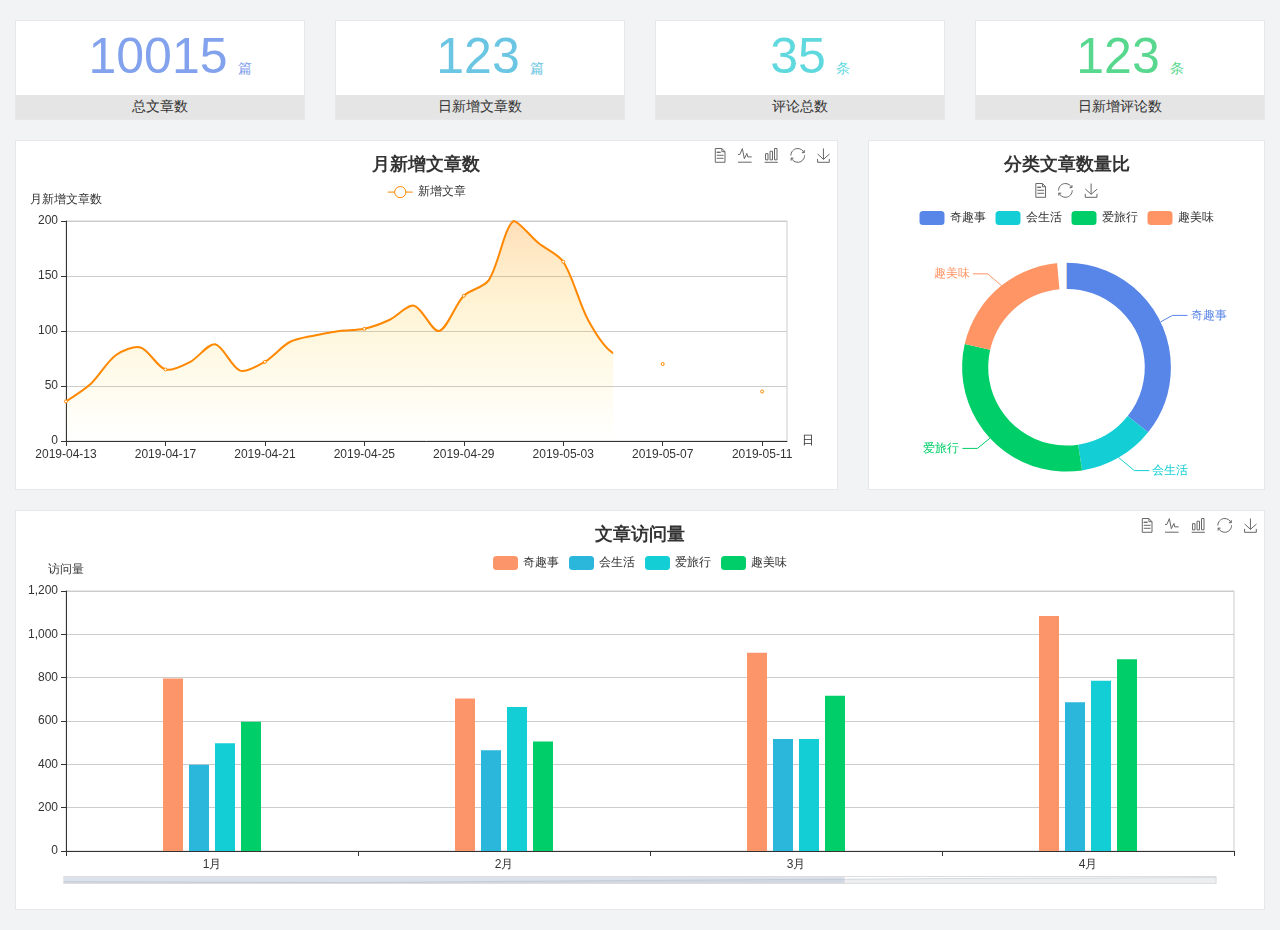
<file: home/dashboard.html>
<!DOCTYPE html>
<html lang="en">

<head>
  <meta charset="UTF-8">
  <meta name="viewport" content="width=device-width, initial-scale=1.0">
  <meta http-equiv="X-UA-Compatible" content="ie=edge">
  <title>图表统计</title>
  <link rel="stylesheet" href="../assets/lib/bootstrap.css" />
  <link rel="stylesheet" href="../assets/lib/main.css" />
  <script src="../assets/lib/jquery.js"></script>
  <script type="text/javascript" src="../assets/lib/echarts.min.js"></script>
</head>

<body>
  <div class="container-fluid">
    <div class="row spannel_list">
      <div class="col-sm-3 col-xs-6">
        <div class="spannel">
          <em>10015</em><span>篇</span>
          <b>总文章数</b>
        </div>
      </div>
      <div class="col-sm-3 col-xs-6">
        <div class="spannel scolor01">
          <em>123</em><span>篇</span>
          <b>日新增文章数</b>
        </div>
      </div>
      <div class="col-sm-3 col-xs-6">
        <div class="spannel scolor02">
          <em>35</em><span>条</span>
          <b>评论总数</b>
        </div>
      </div>
      <div class="col-sm-3 col-xs-6">
        <div class="spannel scolor03">
          <em>123</em><span>条</span>
          <b>日新增评论数</b>
        </div>
      </div>
    </div>
  </div>

  <div class="container-fluid">
    <div class="row curve-pie">
      <div class="col-lg-8 col-md-8">
        <div class="gragh_pannel" id="curve_show"></div>
      </div>
      <div class="col-lg-4 col-md-4">
        <div class="gragh_pannel" id="pie_show"></div>
      </div>
    </div>
  </div>

  <div class="container-fluid">
    <div class="column_pannel" id="column_show"></div>
  </div>

  <script>
    var oChart = echarts.init(document.getElementById('curve_show'));
    var aList_all = [
      { 'count': 36, 'date': '2019-04-13' },
      { 'count': 52, 'date': '2019-04-14' },
      { 'count': 78, 'date': '2019-04-15' },
      { 'count': 85, 'date': '2019-04-16' },
      { 'count': 65, 'date': '2019-04-17' },
      { 'count': 72, 'date': '2019-04-18' },
      { 'count': 88, 'date': '2019-04-19' },
      { 'count': 64, 'date': '2019-04-20' },
      { 'count': 72, 'date': '2019-04-21' },
      { 'count': 90, 'date': '2019-04-22' },
      { 'count': 96, 'date': '2019-04-23' },
      { 'count': 100, 'date': '2019-04-24' },
      { 'count': 102, 'date': '2019-04-25' },
      { 'count': 110, 'date': '2019-04-26' },
      { 'count': 123, 'date': '2019-04-27' },
      { 'count': 100, 'date': '2019-04-28' },
      { 'count': 132, 'date': '2019-04-29' },
      { 'count': 146, 'date': '2019-04-30' },
      { 'count': 200, 'date': '2019-05-01' },
      { 'count': 180, 'date': '2019-05-02' },
      { 'count': 163, 'date': '2019-05-03' },
      { 'count': 110, 'date': '2019-05-04' },
      { 'count': 80, 'date': '2019-05-05' },
      { 'count': 82, 'date': '2019-05-06' },
      { 'count': 70, 'date': '2019-05-07' },
      { 'count': 65, 'date': '2019-05-08' },
      { 'count': 54, 'date': '2019-05-09' },
      { 'count': 40, 'date': '2019-05-10' },
      { 'count': 45, 'date': '2019-05-11' },
      { 'count': 38, 'date': '2019-05-12' },
    ];

    let aCount = [];
    let aDate = [];

    for (var i = 0; i < aList_all.length; i++) {
      aCount.push(aList_all[i].count);
      aDate.push(aList_all[i].date);
    }

    var chartopt = {
      title: {
        text: '月新增文章数',
        left: 'center',
        top: '10'
      },
      tooltip: {
        trigger: 'axis'
      },
      legend: {
        data: ['新增文章'],
        top: '40'
      },
      toolbox: {
        show: true,
        feature: {
          mark: { show: true },
          dataView: { show: true, readOnly: false },
          magicType: { show: true, type: ['line', 'bar'] },
          restore: { show: true },
          saveAsImage: { show: true }
        }
      },
      calculable: true,
      xAxis: [
        {
          name: '日',
          type: 'category',
          boundaryGap: false,
          data: aDate
        }
      ],
      yAxis: [
        {
          name: '月新增文章数',
          type: 'value'
        }
      ],
      series: [
        {
          name: '新增文章',
          type: 'line',
          smooth: true,
          itemStyle: { normal: { areaStyle: { type: 'default' }, color: '#f80' }, lineStyle: { color: '#f80' } },
          data: aCount
        }],
      areaStyle: {
        normal: {
          color: new echarts.graphic.LinearGradient(0, 0, 0, 1, [{
            offset: 0,
            color: 'rgba(255,136,0,0.39)'
          }, {
            offset: .34,
            color: 'rgba(255,180,0,0.25)'
          }, {
            offset: 1,
            color: 'rgba(255,222,0,0.00)'
          }])

        }
      },
      grid: {
        show: true,
        x: 50,
        x2: 50,
        y: 80,
        height: 220
      }
    };

    oChart.setOption(chartopt);


    var oPie = echarts.init(document.getElementById('pie_show'));
    var oPieopt =
    {
      title: {
        top: 10,
        text: '分类文章数量比',
        x: 'center'
      },
      tooltip: {
        trigger: 'item',
        formatter: "{a} <br/>{b} : {c} ({d}%)"
      },
      color: ['#5885e8', '#13cfd5', '#00ce68', '#ff9565'],
      legend: {
        x: 'center',
        top: 65,
        data: ['奇趣事', '会生活', '爱旅行', '趣美味']
      },
      toolbox: {
        show: true,
        x: 'center',
        top: 35,
        feature: {
          mark: { show: true },
          dataView: { show: true, readOnly: false },
          magicType: {
            show: true,
            type: ['pie', 'funnel'],
            option: {
              funnel: {
                x: '25%',
                width: '50%',
                funnelAlign: 'left',
                max: 1548
              }
            }
          },
          restore: { show: true },
          saveAsImage: { show: true }
        }
      },
      calculable: true,
      series: [
        {
          name: '访问来源',
          type: 'pie',
          radius: ['45%', '60%'],
          center: ['50%', '65%'],
          data: [
            { value: 300, name: '奇趣事' },
            { value: 100, name: '会生活' },
            { value: 260, name: '爱旅行' },
            { value: 180, name: '趣美味' }
          ]
        }
      ]
    };
    oPie.setOption(oPieopt);



    var oColumn = this.echarts.init(document.getElementById('column_show'));
    var oColumnopt =
    {
      title: {
        text: '文章访问量',
        left: 'center',
        top: '10'
      },
      tooltip: {
        trigger: 'axis'
      },
      legend: {
        data: ['奇趣事', '会生活', '爱旅行', '趣美味'],
        top: '40'
      },
      toolbox: {
        show: true,
        feature: {
          mark: { show: true },
          dataView: { show: true, readOnly: false },
          magicType: { show: true, type: ['line', 'bar'] },
          restore: { show: true },
          saveAsImage: { show: true }
        }
      },
      calculable: true,
      xAxis: [
        {
          type: 'category',
          data: ['1月', '2月', '3月', '4月', '5月']
        }
      ],
      yAxis: [
        {
          name: '访问量',
          type: 'value'
        }
      ],
      series: [
        {
          name: '奇趣事',
          type: 'bar',
          barWidth: 20,
          itemStyle: {
            normal: { areaStyle: { type: 'default' }, color: '#fd956a' }
          },
          data: [800, 708, 920, 1090, 1200]
        },
        {
          name: '会生活',
          type: 'bar',
          barWidth: 20,
          itemStyle: {
            normal: { areaStyle: { type: 'default' }, color: '#2bb6db' }
          },
          data: [400, 468, 520, 690, 800]
        },
        {
          name: '爱旅行',
          type: 'bar',
          barWidth: 20,
          itemStyle: {
            normal: { areaStyle: { type: 'default' }, color: '#13cfd5' }
          },
          data: [500, 668, 520, 790, 900]
        },
        {
          name: '趣美味',
          type: 'bar',
          barWidth: 20,
          itemStyle: {
            normal: { areaStyle: { type: 'default' }, color: '#00ce68' }
          },
          data: [600, 508, 720, 890, 1000]
        }
      ],
      grid: {
        show: true,
        x: 50,
        x2: 30,
        y: 80,
        height: 260
      },
      dataZoom: [//给x轴设置滚动条
        {
          start: 0,//默认为0
          end: 100 - 1000 / 31,//默认为100
          type: 'slider',
          show: true,
          xAxisIndex: [0],
          handleSize: 0,//滑动条的 左右2个滑动条的大小
          height: 8,//组件高度
          left: 45, //左边的距离
          right: 50,//右边的距离
          bottom: 26,//右边的距离
          handleColor: '#ddd',//h滑动图标的颜色
          handleStyle: {
            borderColor: "#cacaca",
            borderWidth: "1",
            shadowBlur: 2,
            background: "#ddd",
            shadowColor: "#ddd",
          }
        }]
    };
    oColumn.setOption(oColumnopt);
  </script>
</body>

</html>
</file>
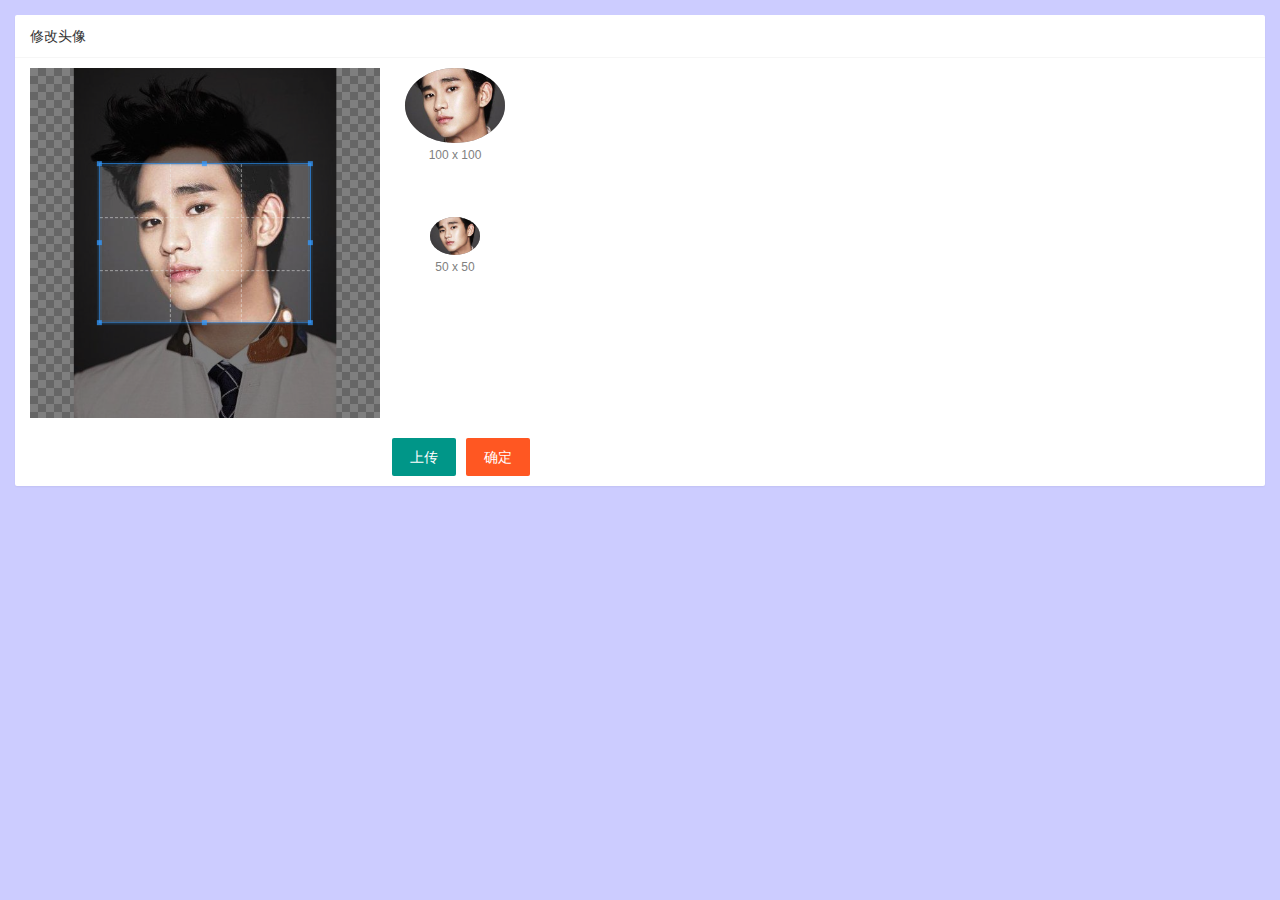
<file: user/user_avatar.html>
<!DOCTYPE html>
<html lang="en">

<head>
    <meta charset="UTF-8">
    <meta http-equiv="X-UA-Compatible" content="IE=edge">
    <meta name="viewport" content="width=device-width, initial-scale=1.0">
    <title>Document</title>
    <link rel="stylesheet" href="/assets/lib/cropper/cropper.css">
    <link rel="stylesheet" href="/assets/lib/layui/css/layui.css">
    <link rel="stylesheet" href="/assets/css/user/user_avatar.css">
</head>

<body>
    <div class="layui-card">
        <div class="layui-card-header">修改头像</div>
        <div class="layui-card-body">
            <!-- 第一行的图片裁剪和预览区域 -->
            <div class="row1">
                <!-- 图片裁剪区域 -->
                <div class="cropper-box">
                    <!-- 这个 img 标签很重要，将来会把它初始化为裁剪区域 -->
                    <img id="image" src="/assets/images/jxx.jpeg" />
                </div>
                <!-- 图片的预览区域 -->
                <div class="preview-box">
                    <div>
                        <!-- 宽高为 100px 的预览区域 -->
                        <div class="img-preview w100"></div>
                        <p class="size">100 x 100</p>
                    </div>
                    <div>
                        <!-- 宽高为 50px 的预览区域 -->
                        <div class="img-preview w50"></div>
                        <p class="size">50 x 50</p>
                    </div>
                </div>
            </div>

            <!-- 第二行的按钮区域 -->
            <div class="row2">
                <input type="file" id="files" accept="image/png,image/jpeg">
                <button id="btnChooseImage" type="button" class="layui-btn">上传</button>
                <button type="button" id="btnUpLoad" class="layui-btn layui-btn-danger">确定</button>
            </div>
        </div>
    </div>

    <script src="/assets/lib/layui/layui.all.js"></script>
    <script src="/assets/lib/jquery.js"></script>
    <!-- 导入cropperjs 和 cropper-jq -->
    <script src="/assets/lib/cropper/Cropper.js"></script>
    <script src="/assets/lib/cropper/jquery-cropper.js"></script>

    <script src="/assets/js/baseAPI.js"></script>
    <script src="/assets/js/user/user_avatar.js"></script>
</body>

</html>
</file>
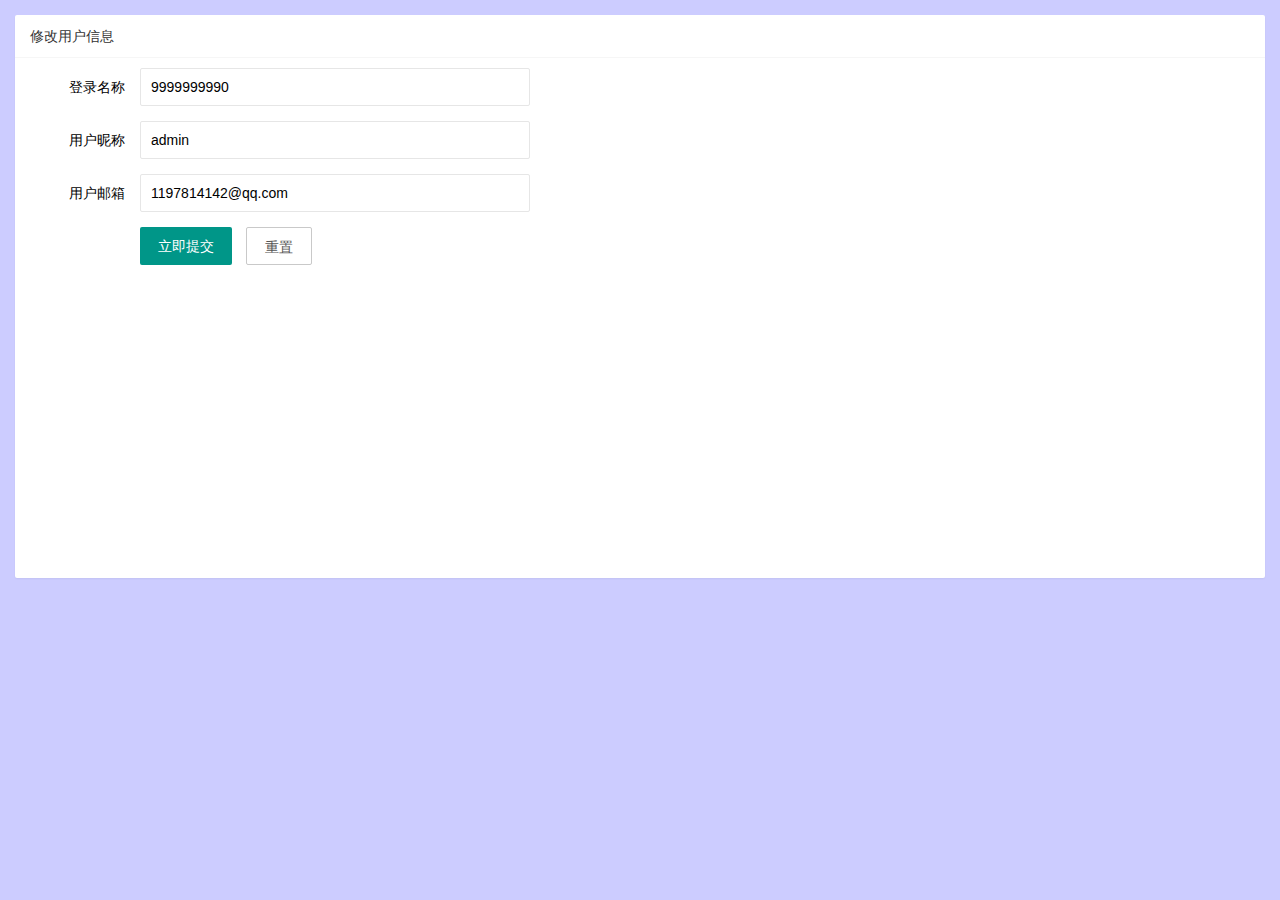
<file: user/user_info.html>
<!DOCTYPE html>
<html lang="en">

<head>
    <meta charset="UTF-8">
    <meta http-equiv="X-UA-Compatible" content="IE=edge">
    <meta name="viewport" content="width=device-width, initial-scale=1.0">
    <title>Document</title>
    
    <link rel="stylesheet" href="/assets/lib/layui/css/layui.css">
    <link rel="stylesheet" href="/assets/css/user/user_info.css">
</head>

<body>
    <div class="layui-card">
        <div class="layui-card-header">修改用户信息</div>
        <div class="layui-card-body">
            <!-- 用户信息form表单 -->
            <form class="layui-form" lay-filter='formTest'>
                <!-- 登录名称 -->

                <!-- 隐藏域保存id -->
                <input type="hidden" name="id">
                <!-- 1 -->
                <div class="layui-form-item">
                    <label class="layui-form-label">登录名称</label>
                    <div class="layui-input-block">
                        <!-- 只读 readonly 属性 不能修改 -->
                        <input type="text" name="username" required lay-verify="required" placeholder="请输入登录名称"
                            value="9999999990" autocomplete="off" class="layui-input">
                    </div>
                </div>
                <!-- 用户昵称 -->
                <div class="layui-form-item">
                    <label class="layui-form-label">用户昵称</label>
                    <div class="layui-input-block">
                        <input type="text" name="nickname" required lay-verify="required|nickname" value="admin"
                            placeholder="请输入用户昵称 " autocomplete="off" class="layui-input">
                    </div>
                </div>
                <!-- 用户邮箱 -->
                <div class="layui-form-item">
                    <label class="layui-form-label">用户邮箱</label>
                    <div class="layui-input-block">
                        <input type="text" name="email" required lay-verify="required|email" placeholder="请输入用户邮箱"
                            value="1197814142@qq.com" autocomplete="off" class="layui-input">
                    </div>
                </div>
                <div class="layui-form-item">
                    <div class="layui-input-block">
                        <button class="layui-btn" lay-submit lay-filter="formDemo">立即提交</button>
                        <button id="btnReset" type="reset" class="layui-btn layui-btn-primary">重置</button>
                    </div>
                </div>
            </form>
        </div>
    </div>

    <script src="/assets/lib/layui/layui.all.js"></script>
    <script src="/assets/lib/jquery.js"></script>
    <script src="/assets/js/baseAPI.js"></script>
    <script src="/assets/js/user/user_info.js"></script>
</body>

</html>
</file>
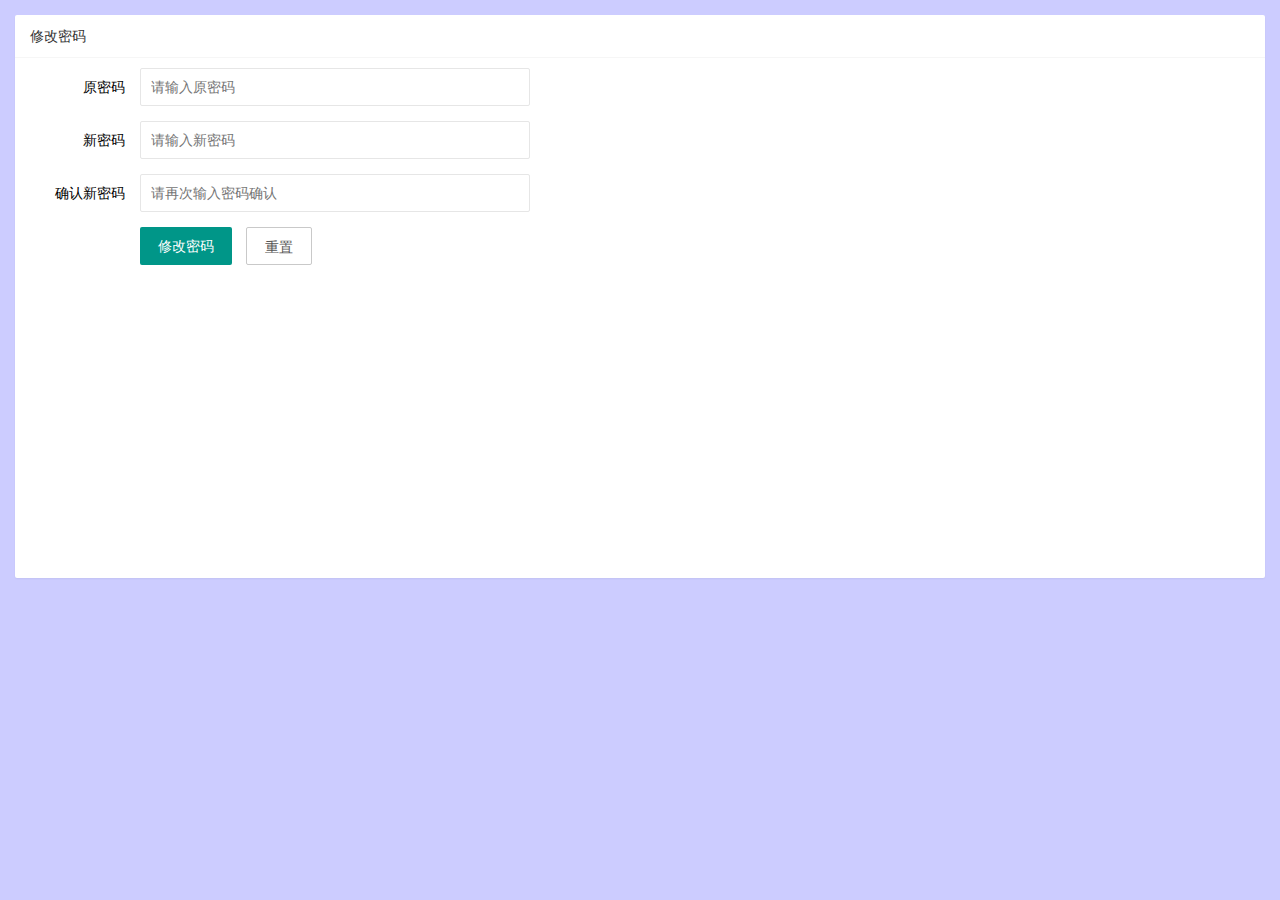
<file: user/user_pwd.html>
<!DOCTYPE html>
<html lang="en">

<head>
    <meta charset="UTF-8">
    <meta http-equiv="X-UA-Compatible" content="IE=edge">
    <meta name="viewport" content="width=device-width, initial-scale=1.0">
    <title>Document</title>
    <link rel="stylesheet" href="/assets/lib/layui/css/layui.css">
    <link rel="stylesheet" href="/assets/css/user/user_pwd.css">
</head>

<body>
    <div class="layui-card">
        <div class="layui-card-header">修改密码</div>
        <div class="layui-card-body">
            <form class="layui-form" action="">
                <div class="layui-form-item">
                    <label class="layui-form-label">原密码</label>
                    <div class="layui-input-block">
                        <input type="text" name="oldPwd" required lay-verify="required|pwd" placeholder="请输入原密码"
                            autocomplete="off" class="layui-input">
                    </div>
                </div>
                <div class="layui-form-item">
                    <label class="layui-form-label">新密码</label>
                    <div class="layui-input-block">
                        <input type="text" name="newPwd" required lay-verify="required|pwd" placeholder="请输入新密码"
                            autocomplete="off" class="layui-input">
                    </div>
                </div>
                <div class="layui-form-item">
                    <label class="layui-form-label">确认新密码</label>
                    <div class="layui-input-block">
                        <input type="text" name="rePwd" required lay-verify="required|pwd" placeholder="请再次输入密码确认"
                            autocomplete="off" class="layui-input">
                    </div>
                </div>
                <div class="layui-form-item">
                    <div class="layui-input-block">
                        <button class="layui-btn" lay-submit lay-filter="formDemo">修改密码</button>
                        <button type="reset" class="layui-btn layui-btn-primary">重置</button>
                    </div>
                </div>
            </form>
        </div>
    </div>

    <script src="/assets/lib/layui/layui.all.js"></script>
    <script src="/assets/lib/jquery.js"></script>
    <script src="/assets/js/baseAPI.js"></script>
    <script src="/assets/js/user/user_pwd.js"></script>
</body>

</html>
</file>
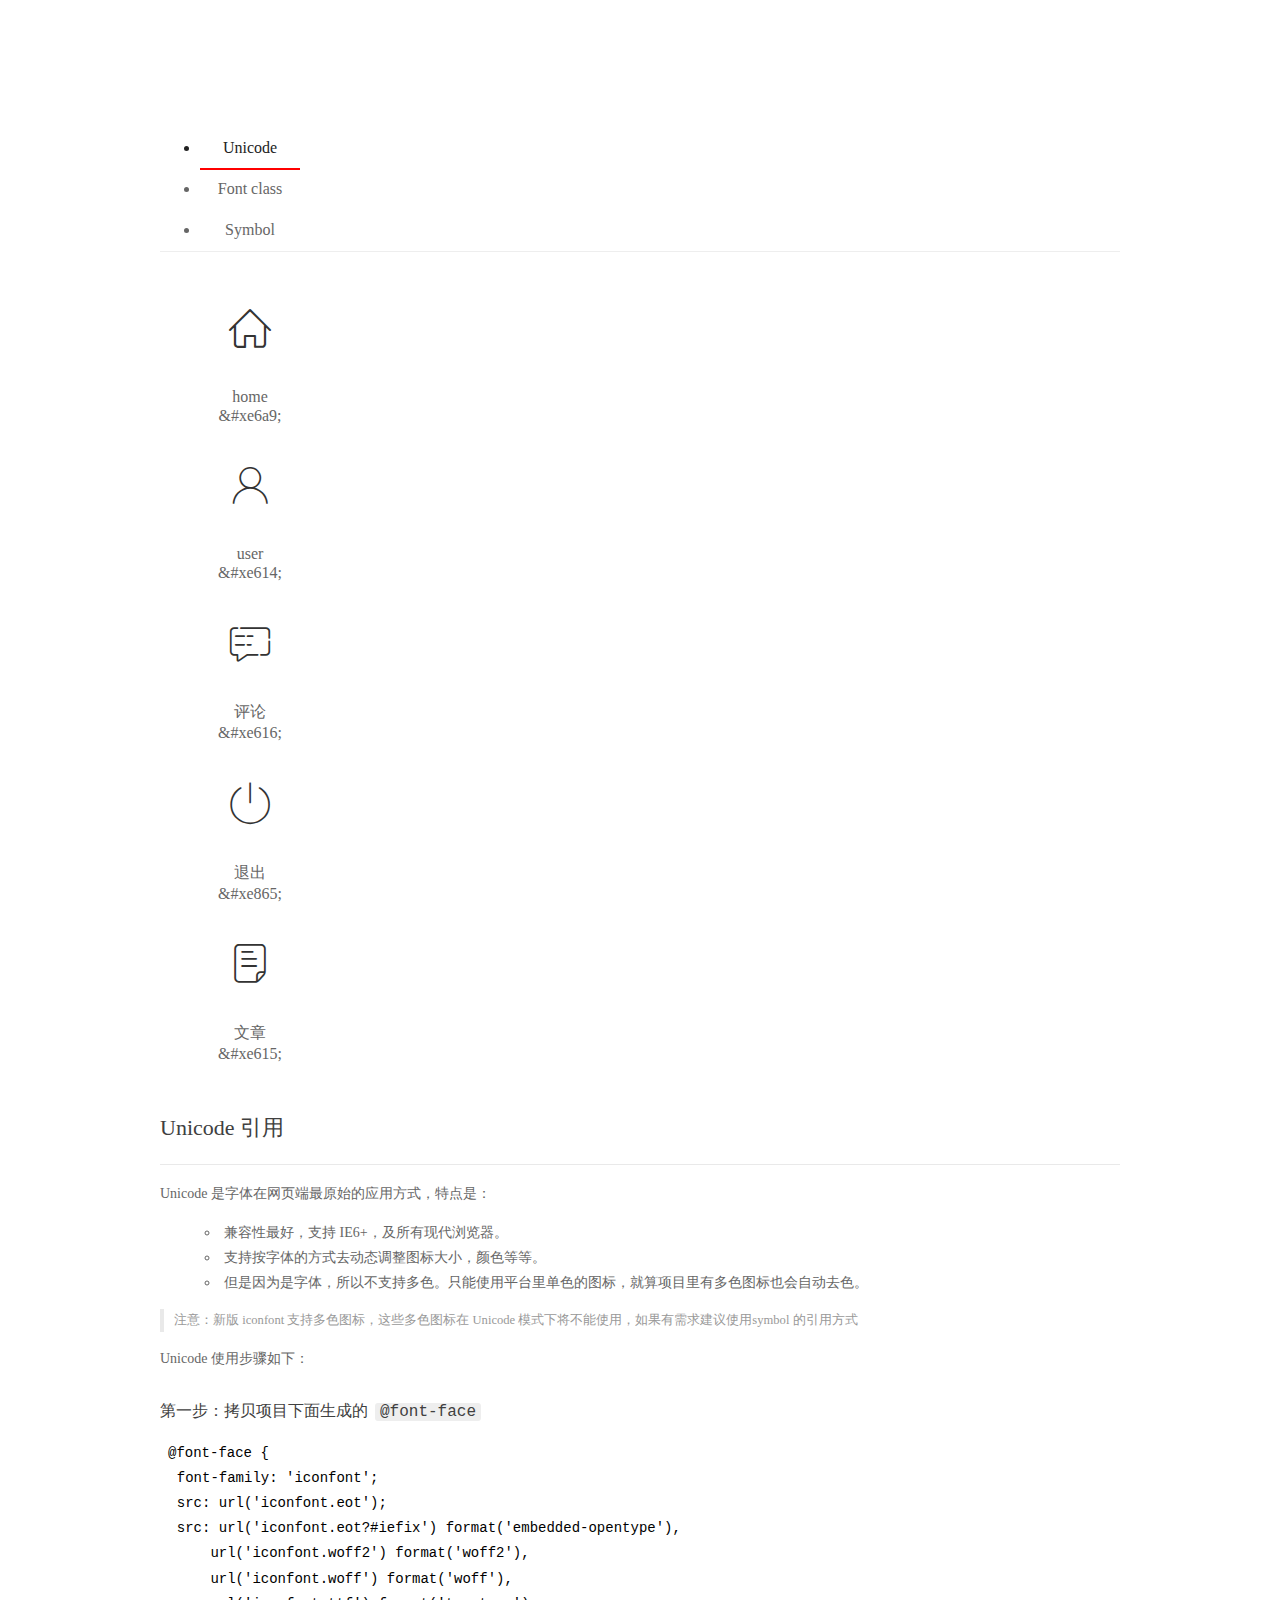
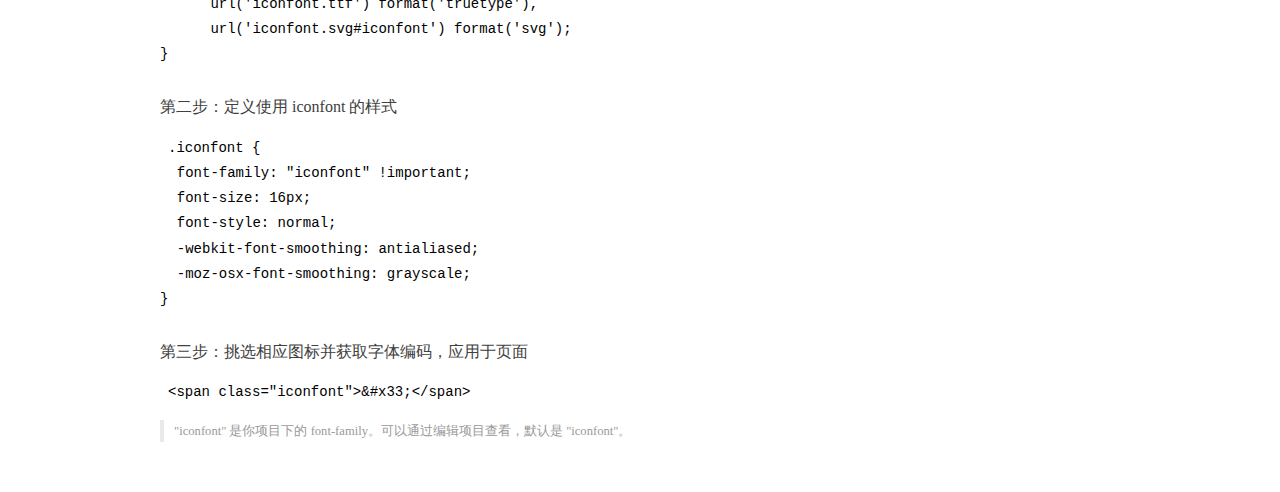
<file: assets/fonts/demo_index.html>
<!DOCTYPE html>
<html>
<head>
  <meta charset="utf-8"/>
  <title>IconFont Demo</title>
  <link rel="shortcut icon" href="https://gtms04.alicdn.com/tps/i4/TB1_oz6GVXXXXaFXpXXJDFnIXXX-64-64.ico" type="image/x-icon"/>
  <link rel="stylesheet" href="https://g.alicdn.com/thx/cube/1.3.2/cube.min.css">
  <link rel="stylesheet" href="demo.css">
  <link rel="stylesheet" href="iconfont.css">
  <script src="iconfont.js"></script>
  <!-- jQuery -->
  <script src="https://a1.alicdn.com/oss/uploads/2018/12/26/7bfddb60-08e8-11e9-9b04-53e73bb6408b.js"></script>
  <!-- 代码高亮 -->
  <script src="https://a1.alicdn.com/oss/uploads/2018/12/26/a3f714d0-08e6-11e9-8a15-ebf944d7534c.js"></script>
</head>
<body>
  <div class="main">
    <h1 class="logo"><a href="https://www.iconfont.cn/" title="iconfont 首页" target="_blank">&#xe86b;</a></h1>
    <div class="nav-tabs">
      <ul id="tabs" class="dib-box">
        <li class="dib active"><span>Unicode</span></li>
        <li class="dib"><span>Font class</span></li>
        <li class="dib"><span>Symbol</span></li>
      </ul>
      
    </div>
    <div class="tab-container">
      <div class="content unicode" style="display: block;">
          <ul class="icon_lists dib-box">
          
            <li class="dib">
              <span class="icon iconfont">&#xe6a9;</span>
                <div class="name">home</div>
                <div class="code-name">&amp;#xe6a9;</div>
              </li>
          
            <li class="dib">
              <span class="icon iconfont">&#xe614;</span>
                <div class="name">user</div>
                <div class="code-name">&amp;#xe614;</div>
              </li>
          
            <li class="dib">
              <span class="icon iconfont">&#xe616;</span>
                <div class="name">评论</div>
                <div class="code-name">&amp;#xe616;</div>
              </li>
          
            <li class="dib">
              <span class="icon iconfont">&#xe865;</span>
                <div class="name">退出</div>
                <div class="code-name">&amp;#xe865;</div>
              </li>
          
            <li class="dib">
              <span class="icon iconfont">&#xe615;</span>
                <div class="name">文章</div>
                <div class="code-name">&amp;#xe615;</div>
              </li>
          
          </ul>
          <div class="article markdown">
          <h2 id="unicode-">Unicode 引用</h2>
          <hr>

          <p>Unicode 是字体在网页端最原始的应用方式，特点是：</p>
          <ul>
            <li>兼容性最好，支持 IE6+，及所有现代浏览器。</li>
            <li>支持按字体的方式去动态调整图标大小，颜色等等。</li>
            <li>但是因为是字体，所以不支持多色。只能使用平台里单色的图标，就算项目里有多色图标也会自动去色。</li>
          </ul>
          <blockquote>
            <p>注意：新版 iconfont 支持多色图标，这些多色图标在 Unicode 模式下将不能使用，如果有需求建议使用symbol 的引用方式</p>
          </blockquote>
          <p>Unicode 使用步骤如下：</p>
          <h3 id="-font-face">第一步：拷贝项目下面生成的 <code>@font-face</code></h3>
<pre><code class="language-css"
>@font-face {
  font-family: 'iconfont';
  src: url('iconfont.eot');
  src: url('iconfont.eot?#iefix') format('embedded-opentype'),
      url('iconfont.woff2') format('woff2'),
      url('iconfont.woff') format('woff'),
      url('iconfont.ttf') format('truetype'),
      url('iconfont.svg#iconfont') format('svg');
}
</code></pre>
          <h3 id="-iconfont-">第二步：定义使用 iconfont 的样式</h3>
<pre><code class="language-css"
>.iconfont {
  font-family: "iconfont" !important;
  font-size: 16px;
  font-style: normal;
  -webkit-font-smoothing: antialiased;
  -moz-osx-font-smoothing: grayscale;
}
</code></pre>
          <h3 id="-">第三步：挑选相应图标并获取字体编码，应用于页面</h3>
<pre>
<code class="language-html"
>&lt;span class="iconfont"&gt;&amp;#x33;&lt;/span&gt;
</code></pre>
          <blockquote>
            <p>"iconfont" 是你项目下的 font-family。可以通过编辑项目查看，默认是 "iconfont"。</p>
          </blockquote>
          </div>
      </div>
      <div class="content font-class">
        <ul class="icon_lists dib-box">
          
          <li class="dib">
            <span class="icon iconfont icon-home"></span>
            <div class="name">
              home
            </div>
            <div class="code-name">.icon-home
            </div>
          </li>
          
          <li class="dib">
            <span class="icon iconfont icon-user"></span>
            <div class="name">
              user
            </div>
            <div class="code-name">.icon-user
            </div>
          </li>
          
          <li class="dib">
            <span class="icon iconfont icon-pinglun"></span>
            <div class="name">
              评论
            </div>
            <div class="code-name">.icon-pinglun
            </div>
          </li>
          
          <li class="dib">
            <span class="icon iconfont icon-tuichu"></span>
            <div class="name">
              退出
            </div>
            <div class="code-name">.icon-tuichu
            </div>
          </li>
          
          <li class="dib">
            <span class="icon iconfont icon-16"></span>
            <div class="name">
              文章
            </div>
            <div class="code-name">.icon-16
            </div>
          </li>
          
        </ul>
        <div class="article markdown">
        <h2 id="font-class-">font-class 引用</h2>
        <hr>

        <p>font-class 是 Unicode 使用方式的一种变种，主要是解决 Unicode 书写不直观，语意不明确的问题。</p>
        <p>与 Unicode 使用方式相比，具有如下特点：</p>
        <ul>
          <li>兼容性良好，支持 IE8+，及所有现代浏览器。</li>
          <li>相比于 Unicode 语意明确，书写更直观。可以很容易分辨这个 icon 是什么。</li>
          <li>因为使用 class 来定义图标，所以当要替换图标时，只需要修改 class 里面的 Unicode 引用。</li>
          <li>不过因为本质上还是使用的字体，所以多色图标还是不支持的。</li>
        </ul>
        <p>使用步骤如下：</p>
        <h3 id="-fontclass-">第一步：引入项目下面生成的 fontclass 代码：</h3>
<pre><code class="language-html">&lt;link rel="stylesheet" href="./iconfont.css"&gt;
</code></pre>
        <h3 id="-">第二步：挑选相应图标并获取类名，应用于页面：</h3>
<pre><code class="language-html">&lt;span class="iconfont icon-xxx"&gt;&lt;/span&gt;
</code></pre>
        <blockquote>
          <p>"
            iconfont" 是你项目下的 font-family。可以通过编辑项目查看，默认是 "iconfont"。</p>
        </blockquote>
      </div>
      </div>
      <div class="content symbol">
          <ul class="icon_lists dib-box">
          
            <li class="dib">
                <svg class="icon svg-icon" aria-hidden="true">
                  <use xlink:href="#icon-home"></use>
                </svg>
                <div class="name">home</div>
                <div class="code-name">#icon-home</div>
            </li>
          
            <li class="dib">
                <svg class="icon svg-icon" aria-hidden="true">
                  <use xlink:href="#icon-user"></use>
                </svg>
                <div class="name">user</div>
                <div class="code-name">#icon-user</div>
            </li>
          
            <li class="dib">
                <svg class="icon svg-icon" aria-hidden="true">
                  <use xlink:href="#icon-pinglun"></use>
                </svg>
                <div class="name">评论</div>
                <div class="code-name">#icon-pinglun</div>
            </li>
          
            <li class="dib">
                <svg class="icon svg-icon" aria-hidden="true">
                  <use xlink:href="#icon-tuichu"></use>
                </svg>
                <div class="name">退出</div>
                <div class="code-name">#icon-tuichu</div>
            </li>
          
            <li class="dib">
                <svg class="icon svg-icon" aria-hidden="true">
                  <use xlink:href="#icon-16"></use>
                </svg>
                <div class="name">文章</div>
                <div class="code-name">#icon-16</div>
            </li>
          
          </ul>
          <div class="article markdown">
          <h2 id="symbol-">Symbol 引用</h2>
          <hr>

          <p>这是一种全新的使用方式，应该说这才是未来的主流，也是平台目前推荐的用法。相关介绍可以参考这篇<a href="">文章</a>
            这种用法其实是做了一个 SVG 的集合，与另外两种相比具有如下特点：</p>
          <ul>
            <li>支持多色图标了，不再受单色限制。</li>
            <li>通过一些技巧，支持像字体那样，通过 <code>font-size</code>, <code>color</code> 来调整样式。</li>
            <li>兼容性较差，支持 IE9+，及现代浏览器。</li>
            <li>浏览器渲染 SVG 的性能一般，还不如 png。</li>
          </ul>
          <p>使用步骤如下：</p>
          <h3 id="-symbol-">第一步：引入项目下面生成的 symbol 代码：</h3>
<pre><code class="language-html">&lt;script src="./iconfont.js"&gt;&lt;/script&gt;
</code></pre>
          <h3 id="-css-">第二步：加入通用 CSS 代码（引入一次就行）：</h3>
<pre><code class="language-html">&lt;style&gt;
.icon {
  width: 1em;
  height: 1em;
  vertical-align: -0.15em;
  fill: currentColor;
  overflow: hidden;
}
&lt;/style&gt;
</code></pre>
          <h3 id="-">第三步：挑选相应图标并获取类名，应用于页面：</h3>
<pre><code class="language-html">&lt;svg class="icon" aria-hidden="true"&gt;
  &lt;use xlink:href="#icon-xxx"&gt;&lt;/use&gt;
&lt;/svg&gt;
</code></pre>
          </div>
      </div>

    </div>
  </div>
  <script>
  $(document).ready(function () {
      $('.tab-container .content:first').show()

      $('#tabs li').click(function (e) {
        var tabContent = $('.tab-container .content')
        var index = $(this).index()

        if ($(this).hasClass('active')) {
          return
        } else {
          $('#tabs li').removeClass('active')
          $(this).addClass('active')

          tabContent.hide().eq(index).fadeIn()
        }
      })
    })
  </script>
</body>
</html>
</file>
<file: assets/lib/main.css>
body{
    font-family:'MicroSoft YaHei';
    background-color: #f2f3f5;
}
.main_wrap{
    position:fixed;
    width:100%;
    height:100%;
    left:0px;
    top:0px;
    background:url('../images/login_bg.jpg'); 
    background-size:100% 100%; 
  }
.header{
    width:1200px;
    overflow: hidden;
    margin:20px auto 0;
}
.heade .logo{
    float: left;
}
.header .copyright{
    float:right;
    font-size:12px;
    color:#fff;
    text-align:right;
    line-height:20px;
    margin-top:10px;
}
.login_form_con{
    position:absolute;
    left:50%;
    top:50%;
    margin-left:-200px;
    margin-top:-155px;
    width:400px;
    height:310px;
    background-color: #edeff0;
}

.login_form{
    position: relative;
}

.login_form .icon-user{
    position:absolute;
    font-size:16px;
    color:#999;
    left:46px;
    top:12px;
}
.login_form .icon-key{
    position:absolute;
    font-size:18px;
    color:#999;
    left:46px;
    top:78px;
}
.login_title{
    height:60px;
    background:url('../images/login_title.png') center center no-repeat #fff;
}
.input_txt,.input_pass,.input_sub{
    display:block;
    width:334px;
    height:37px;
    padding:0px;
    text-indent:40px;
    border:1px solid #ddd;
    margin:27px auto 0;
    outline:none;
}
.input_sub{
    margin-top:40px;
    height:42px;
    background-color: #19b9e7;
    text-indent:0px;
    font-size:18px;
    color:#fff;
    cursor: pointer;
}
.input_sub:hover{
    background-color: #08a0cc;
}

.sider{
    position:fixed;
    left:0;
    top:0;
    bottom:0;
    width:210px;
    background-color: #323745;
}
.sider .logo{
    display:block;
    height:56px;
    background-color: #242732;
    overflow: hidden;
}
.sider .logo img{
    display:block;
    margin:6px auto 0;
}
.user_info{
    height:79px;
    border-bottom:1px solid #5a5e6b;
}

.user_info img{
    float: left;
    width:40px;
    height:40px;
    border-radius:20px;
    margin:19px 0 0 30px;
}
.user_info span{
    float: left;
    width:120px;
    font-size:12px;
    color:#fff;
    margin:23px 0 0 20px;
}
.user_info b{
    float: left;
    width: 120px;
    font-weight:normal;
    font-size:12px;
    color:#adafb5;
    margin:2px 0 0 20px;
}

.menu .level01{
    height:50px;
    line-height:50px;
}
.menu .level01 a{
    display:block;
    height:50px;
    font-size:12px;
    color:#adafb5;
    overflow: hidden;
}
.menu .level01.active a{
    background-color: #1378f0;
    color:#fff;
}
.menu .level01.active i{
    color:#fff;
}

.menu .level01 a:hover{
    background-color: #1378f0;
    color:#fff;
}
.menu .level01 a:hover i{
    color:#fff;
}
.menu .level01 i{
    color:#61646f;
    font-size:22px;
    float: left;
    margin-left:26px;
}
.menu .level01 span{
    float: left;
    margin-left:10px;
}
.menu .level01 b{
    float: right;
    margin-right:20px;
    font-weight:normal;
    transform:rotate(90deg);
    transition:all 500ms ease;
}

.menu .level01 .rotate0{
    transform:rotate(0deg);
}

.menu .level02{
    background: #242732;
    display:none;
}


.menu .level02 li{
    height:40px;
    line-height:40px;
}
.menu .level02 li a{
    display:block;
    height:40px;
    font-size:12px;
    color:#adafb5;
    overflow: hidden;
}

.menu .level02 li a:hover{
    background-color: #1378f0;
    color:#fff;
}

.menu .level02 li i{
    font-size:12px;
    float: left;
    margin-left:60px;
}
.menu .level02 li span{
    font-size:12px;
    float: left;
    margin-left:5px;
}

.menu .level02 .active a{
    color:#ffae00;
}

.header_bar{
    position:fixed;
    left:210px;
    right:0;
    top:0;
    height:56px;
    background-color: #fff;
}

.main{
    position:fixed;
    left:210px;
    top:56px;
    right:0;
    bottom:0;
    background-color: #f2f3f5;
}

.search_form{
    width:218px;
    height:33px;
    border:1px solid #ddd;
    background-color: #f2f3f5;
    border-radius:16px;
    float: left;
    margin:12px 0 0 27px;
}

.search_form input{
    padding:0px;
    margin:0px;
    border:0px;
    float: left;
    background-color: #f2f3f5;
    font-size:12px;
    width:175px;
    height:31px;
    margin-left:12px;
    outline:none;
   
}

.search_form .icon-search{
    line-height:33px;
    cursor: pointer;
    font-size:18px;
    color:#abaebb;
}
.user_center_link{
    float:right;

}
.user_center_link a{
    line-height:56px;
    font-size:12px;
    color:#999;
    margin-right:15px;
}
.user_center_link a:hover{
    color:#ffae00
}

.user_center_link img{
    width:42px;
    height:42px;
    border-radius:32px;
    margin-right:10px;
}

.spannel_list{
    margin-top:20px;
}

.spannel{
	height:100px;
	overflow:hidden;
	text-align:center;
    position:relative;
    background-color: #fff;
    border:1px solid #e7e7e9;
    margin-bottom:20px;
}

.spannel em{
    font-style:normal;
	font-size:50px;
	line-height:50px;
	display:inline-block;
	margin:10px 0 0 20px;
	font-family:'Arial';
	color:#83a2ed;
}

.spannel span{
	font-size:14px;
	display:inline-block;
	color:#83a2ed;
	margin-left:10px;
}

.spannel b{
	position:absolute;
	left:0;
	bottom:0;
	width:100%;
	line-height:24px;
	background:#e5e5e5;
	color:#333;
	font-size:14px;
	font-weight:normal;
}

.scolor01 em,.scolor01 span{
	color:#6ac6e2;
}

.scolor02 em,.scolor02 span{
	color:#5fd9de;
}

.scolor03 em,.scolor03 span{
	color:#58d88e;
}


.gragh_pannel{
    height:350px;
    border:1px solid #e7e7e9;
    background-color: #fff!important; 
    margin-bottom:20px;  
}

.column_pannel{
    margin-bottom:20px;
    height:400px;
    border:1px solid #e7e7e9;
    background-color: #fff!important;   
}

.common_title{
    line-height:42px;
    background-color: #fbfbfb;
    border:1px solid #e7e7e9;
    margin-top:20px;
    text-indent: 15px;
    font-size:14px;
    color:#333;
}

.common_con{
    border:1px solid #e7e7e9;
    border-top:0px;
    background-color: #fff;
    padding-bottom:20px;
    margin-bottom:20px;
}
.opt_btns{
    margin-top:20px;
}

.mp20{
    margin-top:20px;
}

.pagination{   
   margin:0;
}

.article_form{
    margin-top:20px;
}

.form-group{
    margin-bottom:25px;
}

.form-group label{
    font-weight:normal;
    color:#666;
}

.icon-icondate{
    line-height:16px;
}

.user_pic{
    width:100px;
    height:100px;
    margin-bottom:10px;
}

.article_cover{
    width:200px;
    height:200px;
    margin-bottom:10px;
}
</file>
<file: assets/lib/cropper/cropper.css>
/*!
 * Cropper.js v1.5.6
 * https://fengyuanchen.github.io/cropperjs
 *
 * Copyright 2015-present Chen Fengyuan
 * Released under the MIT license
 *
 * Date: 2019-10-04T04:33:44.164Z
 */

.cropper-container {
  direction: ltr;
  font-size: 0;
  line-height: 0;
  position: relative;
  -ms-touch-action: none;
  touch-action: none;
  -webkit-user-select: none;
  -moz-user-select: none;
  -ms-user-select: none;
  user-select: none;
}

.cropper-container img {
  display: block;
  height: 100%;
  image-orientation: 0deg;
  max-height: none !important;
  max-width: none !important;
  min-height: 0 !important;
  min-width: 0 !important;
  width: 100%;
}

.cropper-wrap-box,
.cropper-canvas,
.cropper-drag-box,
.cropper-crop-box,
.cropper-modal {
  bottom: 0;
  left: 0;
  position: absolute;
  right: 0;
  top: 0;
}

.cropper-wrap-box,
.cropper-canvas {
  overflow: hidden;
}

.cropper-drag-box {
  background-color: #fff;
  opacity: 0;
}

.cropper-modal {
  background-color: #000;
  opacity: 0.5;
}

.cropper-view-box {
  display: block;
  height: 100%;
  outline: 1px solid #39f;
  outline-color: rgba(51, 153, 255, 0.75);
  overflow: hidden;
  width: 100%;
}

.cropper-dashed {
  border: 0 dashed #eee;
  display: block;
  opacity: 0.5;
  position: absolute;
}

.cropper-dashed.dashed-h {
  border-bottom-width: 1px;
  border-top-width: 1px;
  height: calc(100% / 3);
  left: 0;
  top: calc(100% / 3);
  width: 100%;
}

.cropper-dashed.dashed-v {
  border-left-width: 1px;
  border-right-width: 1px;
  height: 100%;
  left: calc(100% / 3);
  top: 0;
  width: calc(100% / 3);
}

.cropper-center {
  display: block;
  height: 0;
  left: 50%;
  opacity: 0.75;
  position: absolute;
  top: 50%;
  width: 0;
}

.cropper-center::before,
.cropper-center::after {
  background-color: #eee;
  content: ' ';
  display: block;
  position: absolute;
}

.cropper-center::before {
  height: 1px;
  left: -3px;
  top: 0;
  width: 7px;
}

.cropper-center::after {
  height: 7px;
  left: 0;
  top: -3px;
  width: 1px;
}

.cropper-face,
.cropper-line,
.cropper-point {
  display: block;
  height: 100%;
  opacity: 0.1;
  position: absolute;
  width: 100%;
}

.cropper-face {
  background-color: #fff;
  left: 0;
  top: 0;
}

.cropper-line {
  background-color: #39f;
}

.cropper-line.line-e {
  cursor: ew-resize;
  right: -3px;
  top: 0;
  width: 5px;
}

.cropper-line.line-n {
  cursor: ns-resize;
  height: 5px;
  left: 0;
  top: -3px;
}

.cropper-line.line-w {
  cursor: ew-resize;
  left: -3px;
  top: 0;
  width: 5px;
}

.cropper-line.line-s {
  bottom: -3px;
  cursor: ns-resize;
  height: 5px;
  left: 0;
}

.cropper-point {
  background-color: #39f;
  height: 5px;
  opacity: 0.75;
  width: 5px;
}

.cropper-point.point-e {
  cursor: ew-resize;
  margin-top: -3px;
  right: -3px;
  top: 50%;
}

.cropper-point.point-n {
  cursor: ns-resize;
  left: 50%;
  margin-left: -3px;
  top: -3px;
}

.cropper-point.point-w {
  cursor: ew-resize;
  left: -3px;
  margin-top: -3px;
  top: 50%;
}

.cropper-point.point-s {
  bottom: -3px;
  cursor: s-resize;
  left: 50%;
  margin-left: -3px;
}

.cropper-point.point-ne {
  cursor: nesw-resize;
  right: -3px;
  top: -3px;
}

.cropper-point.point-nw {
  cursor: nwse-resize;
  left: -3px;
  top: -3px;
}

.cropper-point.point-sw {
  bottom: -3px;
  cursor: nesw-resize;
  left: -3px;
}

.cropper-point.point-se {
  bottom: -3px;
  cursor: nwse-resize;
  height: 20px;
  opacity: 1;
  right: -3px;
  width: 20px;
}

@media (min-width: 768px) {
  .cropper-point.point-se {
    height: 15px;
    width: 15px;
  }
}

@media (min-width: 992px) {
  .cropper-point.point-se {
    height: 10px;
    width: 10px;
  }
}

@media (min-width: 1200px) {
  .cropper-point.point-se {
    height: 5px;
    opacity: 0.75;
    width: 5px;
  }
}

.cropper-point.point-se::before {
  background-color: #39f;
  bottom: -50%;
  content: ' ';
  display: block;
  height: 200%;
  opacity: 0;
  position: absolute;
  right: -50%;
  width: 200%;
}

.cropper-invisible {
  opacity: 0;
}

.cropper-bg {
  background-image: url('[data-uri]');
}

.cropper-hide {
  display: block;
  height: 0;
  position: absolute;
  width: 0;
}

.cropper-hidden {
  display: none !important;
}

.cropper-move {
  cursor: move;
}

.cropper-crop {
  cursor: crosshair;
}

.cropper-disabled .cropper-drag-box,
.cropper-disabled .cropper-face,
.cropper-disabled .cropper-line,
.cropper-disabled .cropper-point {
  cursor: not-allowed;
}
</file>
<file: assets/lib/layui/css/layui.css>
/** layui-v2.5.5 MIT License By https://www.layui.com */
 .layui-inline,img{display:inline-block;vertical-align:middle}h1,h2,h3,h4,h5,h6{font-weight:400}.layui-edge,.layui-header,.layui-inline,.layui-main{position:relative}.layui-body,.layui-edge,.layui-elip{overflow:hidden}.layui-btn,.layui-edge,.layui-inline,img{vertical-align:middle}.layui-btn,.layui-disabled,.layui-icon,.layui-unselect{-moz-user-select:none;-webkit-user-select:none;-ms-user-select:none}.layui-elip,.layui-form-checkbox span,.layui-form-pane .layui-form-label{text-overflow:ellipsis;white-space:nowrap}.layui-breadcrumb,.layui-tree-btnGroup{visibility:hidden}blockquote,body,button,dd,div,dl,dt,form,h1,h2,h3,h4,h5,h6,input,li,ol,p,pre,td,textarea,th,ul{margin:0;padding:0;-webkit-tap-highlight-color:rgba(0,0,0,0)}a:active,a:hover{outline:0}img{border:none}li{list-style:none}table{border-collapse:collapse;border-spacing:0}h4,h5,h6{font-size:100%}button,input,optgroup,option,select,textarea{font-family:inherit;font-size:inherit;font-style:inherit;font-weight:inherit;outline:0}pre{white-space:pre-wrap;white-space:-moz-pre-wrap;white-space:-pre-wrap;white-space:-o-pre-wrap;word-wrap:break-word}body{line-height:24px;font:14px Helvetica Neue,Helvetica,PingFang SC,Tahoma,Arial,sans-serif}hr{height:1px;margin:10px 0;border:0;clear:both}a{color:#333;text-decoration:none}a:hover{color:#777}a cite{font-style:normal;*cursor:pointer}.layui-border-box,.layui-border-box *{box-sizing:border-box}.layui-box,.layui-box *{box-sizing:content-box}.layui-clear{clear:both;*zoom:1}.layui-clear:after{content:'\20';clear:both;*zoom:1;display:block;height:0}.layui-inline{*display:inline;*zoom:1}.layui-edge{display:inline-block;width:0;height:0;border-width:6px;border-style:dashed;border-color:transparent}.layui-edge-top{top:-4px;border-bottom-color:#999;border-bottom-style:solid}.layui-edge-right{border-left-color:#999;border-left-style:solid}.layui-edge-bottom{top:2px;border-top-color:#999;border-top-style:solid}.layui-edge-left{border-right-color:#999;border-right-style:solid}.layui-disabled,.layui-disabled:hover{color:#d2d2d2!important;cursor:not-allowed!important}.layui-circle{border-radius:100%}.layui-show{display:block!important}.layui-hide{display:none!important}@font-face{font-family:layui-icon;src:url(../font/iconfont.eot?v=250);src:url(../font/iconfont.eot?v=250#iefix) format('embedded-opentype'),url(../font/iconfont.woff2?v=250) format('woff2'),url(../font/iconfont.woff?v=250) format('woff'),url(../font/iconfont.ttf?v=250) format('truetype'),url(../font/iconfont.svg?v=250#layui-icon) format('svg')}.layui-icon{font-family:layui-icon!important;font-size:16px;font-style:normal;-webkit-font-smoothing:antialiased;-moz-osx-font-smoothing:grayscale}.layui-icon-reply-fill:before{content:"\e611"}.layui-icon-set-fill:before{content:"\e614"}.layui-icon-menu-fill:before{content:"\e60f"}.layui-icon-search:before{content:"\e615"}.layui-icon-share:before{content:"\e641"}.layui-icon-set-sm:before{content:"\e620"}.layui-icon-engine:before{content:"\e628"}.layui-icon-close:before{content:"\1006"}.layui-icon-close-fill:before{content:"\1007"}.layui-icon-chart-screen:before{content:"\e629"}.layui-icon-star:before{content:"\e600"}.layui-icon-circle-dot:before{content:"\e617"}.layui-icon-chat:before{content:"\e606"}.layui-icon-release:before{content:"\e609"}.layui-icon-list:before{content:"\e60a"}.layui-icon-chart:before{content:"\e62c"}.layui-icon-ok-circle:before{content:"\1005"}.layui-icon-layim-theme:before{content:"\e61b"}.layui-icon-table:before{content:"\e62d"}.layui-icon-right:before{content:"\e602"}.layui-icon-left:before{content:"\e603"}.layui-icon-cart-simple:before{content:"\e698"}.layui-icon-face-cry:before{content:"\e69c"}.layui-icon-face-smile:before{content:"\e6af"}.layui-icon-survey:before{content:"\e6b2"}.layui-icon-tree:before{content:"\e62e"}.layui-icon-upload-circle:before{content:"\e62f"}.layui-icon-add-circle:before{content:"\e61f"}.layui-icon-download-circle:before{content:"\e601"}.layui-icon-templeate-1:before{content:"\e630"}.layui-icon-util:before{content:"\e631"}.layui-icon-face-surprised:before{content:"\e664"}.layui-icon-edit:before{content:"\e642"}.layui-icon-speaker:before{content:"\e645"}.layui-icon-down:before{content:"\e61a"}.layui-icon-file:before{content:"\e621"}.layui-icon-layouts:before{content:"\e632"}.layui-icon-rate-half:before{content:"\e6c9"}.layui-icon-add-circle-fine:before{content:"\e608"}.layui-icon-prev-circle:before{content:"\e633"}.layui-icon-read:before{content:"\e705"}.layui-icon-404:before{content:"\e61c"}.layui-icon-carousel:before{content:"\e634"}.layui-icon-help:before{content:"\e607"}.layui-icon-code-circle:before{content:"\e635"}.layui-icon-water:before{content:"\e636"}.layui-icon-username:before{content:"\e66f"}.layui-icon-find-fill:before{content:"\e670"}.layui-icon-about:before{content:"\e60b"}.layui-icon-location:before{content:"\e715"}.layui-icon-up:before{content:"\e619"}.layui-icon-pause:before{content:"\e651"}.layui-icon-date:before{content:"\e637"}.layui-icon-layim-uploadfile:before{content:"\e61d"}.layui-icon-delete:before{content:"\e640"}.layui-icon-play:before{content:"\e652"}.layui-icon-top:before{content:"\e604"}.layui-icon-friends:before{content:"\e612"}.layui-icon-refresh-3:before{content:"\e9aa"}.layui-icon-ok:before{content:"\e605"}.layui-icon-layer:before{content:"\e638"}.layui-icon-face-smile-fine:before{content:"\e60c"}.layui-icon-dollar:before{content:"\e659"}.layui-icon-group:before{content:"\e613"}.layui-icon-layim-download:before{content:"\e61e"}.layui-icon-picture-fine:before{content:"\e60d"}.layui-icon-link:before{content:"\e64c"}.layui-icon-diamond:before{content:"\e735"}.layui-icon-log:before{content:"\e60e"}.layui-icon-rate-solid:before{content:"\e67a"}.layui-icon-fonts-del:before{content:"\e64f"}.layui-icon-unlink:before{content:"\e64d"}.layui-icon-fonts-clear:before{content:"\e639"}.layui-icon-triangle-r:before{content:"\e623"}.layui-icon-circle:before{content:"\e63f"}.layui-icon-radio:before{content:"\e643"}.layui-icon-align-center:before{content:"\e647"}.layui-icon-align-right:before{content:"\e648"}.layui-icon-align-left:before{content:"\e649"}.layui-icon-loading-1:before{content:"\e63e"}.layui-icon-return:before{content:"\e65c"}.layui-icon-fonts-strong:before{content:"\e62b"}.layui-icon-upload:before{content:"\e67c"}.layui-icon-dialogue:before{content:"\e63a"}.layui-icon-video:before{content:"\e6ed"}.layui-icon-headset:before{content:"\e6fc"}.layui-icon-cellphone-fine:before{content:"\e63b"}.layui-icon-add-1:before{content:"\e654"}.layui-icon-face-smile-b:before{content:"\e650"}.layui-icon-fonts-html:before{content:"\e64b"}.layui-icon-form:before{content:"\e63c"}.layui-icon-cart:before{content:"\e657"}.layui-icon-camera-fill:before{content:"\e65d"}.layui-icon-tabs:before{content:"\e62a"}.layui-icon-fonts-code:before{content:"\e64e"}.layui-icon-fire:before{content:"\e756"}.layui-icon-set:before{content:"\e716"}.layui-icon-fonts-u:before{content:"\e646"}.layui-icon-triangle-d:before{content:"\e625"}.layui-icon-tips:before{content:"\e702"}.layui-icon-picture:before{content:"\e64a"}.layui-icon-more-vertical:before{content:"\e671"}.layui-icon-flag:before{content:"\e66c"}.layui-icon-loading:before{content:"\e63d"}.layui-icon-fonts-i:before{content:"\e644"}.layui-icon-refresh-1:before{content:"\e666"}.layui-icon-rmb:before{content:"\e65e"}.layui-icon-home:before{content:"\e68e"}.layui-icon-user:before{content:"\e770"}.layui-icon-notice:before{content:"\e667"}.layui-icon-login-weibo:before{content:"\e675"}.layui-icon-voice:before{content:"\e688"}.layui-icon-upload-drag:before{content:"\e681"}.layui-icon-login-qq:before{content:"\e676"}.layui-icon-snowflake:before{content:"\e6b1"}.layui-icon-file-b:before{content:"\e655"}.layui-icon-template:before{content:"\e663"}.layui-icon-auz:before{content:"\e672"}.layui-icon-console:before{content:"\e665"}.layui-icon-app:before{content:"\e653"}.layui-icon-prev:before{content:"\e65a"}.layui-icon-website:before{content:"\e7ae"}.layui-icon-next:before{content:"\e65b"}.layui-icon-component:before{content:"\e857"}.layui-icon-more:before{content:"\e65f"}.layui-icon-login-wechat:before{content:"\e677"}.layui-icon-shrink-right:before{content:"\e668"}.layui-icon-spread-left:before{content:"\e66b"}.layui-icon-camera:before{content:"\e660"}.layui-icon-note:before{content:"\e66e"}.layui-icon-refresh:before{content:"\e669"}.layui-icon-female:before{content:"\e661"}.layui-icon-male:before{content:"\e662"}.layui-icon-password:before{content:"\e673"}.layui-icon-senior:before{content:"\e674"}.layui-icon-theme:before{content:"\e66a"}.layui-icon-tread:before{content:"\e6c5"}.layui-icon-praise:before{content:"\e6c6"}.layui-icon-star-fill:before{content:"\e658"}.layui-icon-rate:before{content:"\e67b"}.layui-icon-template-1:before{content:"\e656"}.layui-icon-vercode:before{content:"\e679"}.layui-icon-cellphone:before{content:"\e678"}.layui-icon-screen-full:before{content:"\e622"}.layui-icon-screen-restore:before{content:"\e758"}.layui-icon-cols:before{content:"\e610"}.layui-icon-export:before{content:"\e67d"}.layui-icon-print:before{content:"\e66d"}.layui-icon-slider:before{content:"\e714"}.layui-icon-addition:before{content:"\e624"}.layui-icon-subtraction:before{content:"\e67e"}.layui-icon-service:before{content:"\e626"}.layui-icon-transfer:before{content:"\e691"}.layui-main{width:1140px;margin:0 auto}.layui-header{z-index:1000;height:60px}.layui-header a:hover{transition:all .5s;-webkit-transition:all .5s}.layui-side{position:fixed;left:0;top:0;bottom:0;z-index:999;width:200px;overflow-x:hidden}.layui-side-scroll{position:relative;width:220px;height:100%;overflow-x:hidden}.layui-body{position:absolute;left:200px;right:0;top:0;bottom:0;z-index:998;width:auto;overflow-y:auto;box-sizing:border-box}.layui-layout-body{overflow:hidden}.layui-layout-admin .layui-header{background-color:#23262E}.layui-layout-admin .layui-side{top:60px;width:200px;overflow-x:hidden}.layui-layout-admin .layui-body{position:fixed;top:60px;bottom:44px}.layui-layout-admin .layui-main{width:auto;margin:0 15px}.layui-layout-admin .layui-footer{position:fixed;left:200px;right:0;bottom:0;height:44px;line-height:44px;padding:0 15px;background-color:#eee}.layui-layout-admin .layui-logo{position:absolute;left:0;top:0;width:200px;height:100%;line-height:60px;text-align:center;color:#009688;font-size:16px}.layui-layout-admin .layui-header .layui-nav{background:0 0}.layui-layout-left{position:absolute!important;left:200px;top:0}.layui-layout-right{position:absolute!important;right:0;top:0}.layui-container{position:relative;margin:0 auto;padding:0 15px;box-sizing:border-box}.layui-fluid{position:relative;margin:0 auto;padding:0 15px}.layui-row:after,.layui-row:before{content:'';display:block;clear:both}.layui-col-lg1,.layui-col-lg10,.layui-col-lg11,.layui-col-lg12,.layui-col-lg2,.layui-col-lg3,.layui-col-lg4,.layui-col-lg5,.layui-col-lg6,.layui-col-lg7,.layui-col-lg8,.layui-col-lg9,.layui-col-md1,.layui-col-md10,.layui-col-md11,.layui-col-md12,.layui-col-md2,.layui-col-md3,.layui-col-md4,.layui-col-md5,.layui-col-md6,.layui-col-md7,.layui-col-md8,.layui-col-md9,.layui-col-sm1,.layui-col-sm10,.layui-col-sm11,.layui-col-sm12,.layui-col-sm2,.layui-col-sm3,.layui-col-sm4,.layui-col-sm5,.layui-col-sm6,.layui-col-sm7,.layui-col-sm8,.layui-col-sm9,.layui-col-xs1,.layui-col-xs10,.layui-col-xs11,.layui-col-xs12,.layui-col-xs2,.layui-col-xs3,.layui-col-xs4,.layui-col-xs5,.layui-col-xs6,.layui-col-xs7,.layui-col-xs8,.layui-col-xs9{position:relative;display:block;box-sizing:border-box}.layui-col-xs1,.layui-col-xs10,.layui-col-xs11,.layui-col-xs12,.layui-col-xs2,.layui-col-xs3,.layui-col-xs4,.layui-col-xs5,.layui-col-xs6,.layui-col-xs7,.layui-col-xs8,.layui-col-xs9{float:left}.layui-col-xs1{width:8.33333333%}.layui-col-xs2{width:16.66666667%}.layui-col-xs3{width:25%}.layui-col-xs4{width:33.33333333%}.layui-col-xs5{width:41.66666667%}.layui-col-xs6{width:50%}.layui-col-xs7{width:58.33333333%}.layui-col-xs8{width:66.66666667%}.layui-col-xs9{width:75%}.layui-col-xs10{width:83.33333333%}.layui-col-xs11{width:91.66666667%}.layui-col-xs12{width:100%}.layui-col-xs-offset1{margin-left:8.33333333%}.layui-col-xs-offset2{margin-left:16.66666667%}.layui-col-xs-offset3{margin-left:25%}.layui-col-xs-offset4{margin-left:33.33333333%}.layui-col-xs-offset5{margin-left:41.66666667%}.layui-col-xs-offset6{margin-left:50%}.layui-col-xs-offset7{margin-left:58.33333333%}.layui-col-xs-offset8{margin-left:66.66666667%}.layui-col-xs-offset9{margin-left:75%}.layui-col-xs-offset10{margin-left:83.33333333%}.layui-col-xs-offset11{margin-left:91.66666667%}.layui-col-xs-offset12{margin-left:100%}@media screen and (max-width:768px){.layui-hide-xs{display:none!important}.layui-show-xs-block{display:block!important}.layui-show-xs-inline{display:inline!important}.layui-show-xs-inline-block{display:inline-block!important}}@media screen and (min-width:768px){.layui-container{width:750px}.layui-hide-sm{display:none!important}.layui-show-sm-block{display:block!important}.layui-show-sm-inline{display:inline!important}.layui-show-sm-inline-block{display:inline-block!important}.layui-col-sm1,.layui-col-sm10,.layui-col-sm11,.layui-col-sm12,.layui-col-sm2,.layui-col-sm3,.layui-col-sm4,.layui-col-sm5,.layui-col-sm6,.layui-col-sm7,.layui-col-sm8,.layui-col-sm9{float:left}.layui-col-sm1{width:8.33333333%}.layui-col-sm2{width:16.66666667%}.layui-col-sm3{width:25%}.layui-col-sm4{width:33.33333333%}.layui-col-sm5{width:41.66666667%}.layui-col-sm6{width:50%}.layui-col-sm7{width:58.33333333%}.layui-col-sm8{width:66.66666667%}.layui-col-sm9{width:75%}.layui-col-sm10{width:83.33333333%}.layui-col-sm11{width:91.66666667%}.layui-col-sm12{width:100%}.layui-col-sm-offset1{margin-left:8.33333333%}.layui-col-sm-offset2{margin-left:16.66666667%}.layui-col-sm-offset3{margin-left:25%}.layui-col-sm-offset4{margin-left:33.33333333%}.layui-col-sm-offset5{margin-left:41.66666667%}.layui-col-sm-offset6{margin-left:50%}.layui-col-sm-offset7{margin-left:58.33333333%}.layui-col-sm-offset8{margin-left:66.66666667%}.layui-col-sm-offset9{margin-left:75%}.layui-col-sm-offset10{margin-left:83.33333333%}.layui-col-sm-offset11{margin-left:91.66666667%}.layui-col-sm-offset12{margin-left:100%}}@media screen and (min-width:992px){.layui-container{width:970px}.layui-hide-md{display:none!important}.layui-show-md-block{display:block!important}.layui-show-md-inline{display:inline!important}.layui-show-md-inline-block{display:inline-block!important}.layui-col-md1,.layui-col-md10,.layui-col-md11,.layui-col-md12,.layui-col-md2,.layui-col-md3,.layui-col-md4,.layui-col-md5,.layui-col-md6,.layui-col-md7,.layui-col-md8,.layui-col-md9{float:left}.layui-col-md1{width:8.33333333%}.layui-col-md2{width:16.66666667%}.layui-col-md3{width:25%}.layui-col-md4{width:33.33333333%}.layui-col-md5{width:41.66666667%}.layui-col-md6{width:50%}.layui-col-md7{width:58.33333333%}.layui-col-md8{width:66.66666667%}.layui-col-md9{width:75%}.layui-col-md10{width:83.33333333%}.layui-col-md11{width:91.66666667%}.layui-col-md12{width:100%}.layui-col-md-offset1{margin-left:8.33333333%}.layui-col-md-offset2{margin-left:16.66666667%}.layui-col-md-offset3{margin-left:25%}.layui-col-md-offset4{margin-left:33.33333333%}.layui-col-md-offset5{margin-left:41.66666667%}.layui-col-md-offset6{margin-left:50%}.layui-col-md-offset7{margin-left:58.33333333%}.layui-col-md-offset8{margin-left:66.66666667%}.layui-col-md-offset9{margin-left:75%}.layui-col-md-offset10{margin-left:83.33333333%}.layui-col-md-offset11{margin-left:91.66666667%}.layui-col-md-offset12{margin-left:100%}}@media screen and (min-width:1200px){.layui-container{width:1170px}.layui-hide-lg{display:none!important}.layui-show-lg-block{display:block!important}.layui-show-lg-inline{display:inline!important}.layui-show-lg-inline-block{display:inline-block!important}.layui-col-lg1,.layui-col-lg10,.layui-col-lg11,.layui-col-lg12,.layui-col-lg2,.layui-col-lg3,.layui-col-lg4,.layui-col-lg5,.layui-col-lg6,.layui-col-lg7,.layui-col-lg8,.layui-col-lg9{float:left}.layui-col-lg1{width:8.33333333%}.layui-col-lg2{width:16.66666667%}.layui-col-lg3{width:25%}.layui-col-lg4{width:33.33333333%}.layui-col-lg5{width:41.66666667%}.layui-col-lg6{width:50%}.layui-col-lg7{width:58.33333333%}.layui-col-lg8{width:66.66666667%}.layui-col-lg9{width:75%}.layui-col-lg10{width:83.33333333%}.layui-col-lg11{width:91.66666667%}.layui-col-lg12{width:100%}.layui-col-lg-offset1{margin-left:8.33333333%}.layui-col-lg-offset2{margin-left:16.66666667%}.layui-col-lg-offset3{margin-left:25%}.layui-col-lg-offset4{margin-left:33.33333333%}.layui-col-lg-offset5{margin-left:41.66666667%}.layui-col-lg-offset6{margin-left:50%}.layui-col-lg-offset7{margin-left:58.33333333%}.layui-col-lg-offset8{margin-left:66.66666667%}.layui-col-lg-offset9{margin-left:75%}.layui-col-lg-offset10{margin-left:83.33333333%}.layui-col-lg-offset11{margin-left:91.66666667%}.layui-col-lg-offset12{margin-left:100%}}.layui-col-space1{margin:-.5px}.layui-col-space1>*{padding:.5px}.layui-col-space3{margin:-1.5px}.layui-col-space3>*{padding:1.5px}.layui-col-space5{margin:-2.5px}.layui-col-space5>*{padding:2.5px}.layui-col-space8{margin:-3.5px}.layui-col-space8>*{padding:3.5px}.layui-col-space10{margin:-5px}.layui-col-space10>*{padding:5px}.layui-col-space12{margin:-6px}.layui-col-space12>*{padding:6px}.layui-col-space15{margin:-7.5px}.layui-col-space15>*{padding:7.5px}.layui-col-space18{margin:-9px}.layui-col-space18>*{padding:9px}.layui-col-space20{margin:-10px}.layui-col-space20>*{padding:10px}.layui-col-space22{margin:-11px}.layui-col-space22>*{padding:11px}.layui-col-space25{margin:-12.5px}.layui-col-space25>*{padding:12.5px}.layui-col-space30{margin:-15px}.layui-col-space30>*{padding:15px}.layui-btn,.layui-input,.layui-select,.layui-textarea,.layui-upload-button{outline:0;-webkit-appearance:none;transition:all .3s;-webkit-transition:all .3s;box-sizing:border-box}.layui-elem-quote{margin-bottom:10px;padding:15px;line-height:22px;border-left:5px solid #009688;border-radius:0 2px 2px 0;background-color:#f2f2f2}.layui-quote-nm{border-style:solid;border-width:1px 1px 1px 5px;background:0 0}.layui-elem-field{margin-bottom:10px;padding:0;border-width:1px;border-style:solid}.layui-elem-field legend{margin-left:20px;padding:0 10px;font-size:20px;font-weight:300}.layui-field-title{margin:10px 0 20px;border-width:1px 0 0}.layui-field-box{padding:10px 15px}.layui-field-title .layui-field-box{padding:10px 0}.layui-progress{position:relative;height:6px;border-radius:20px;background-color:#e2e2e2}.layui-progress-bar{position:absolute;left:0;top:0;width:0;max-width:100%;height:6px;border-radius:20px;text-align:right;background-color:#5FB878;transition:all .3s;-webkit-transition:all .3s}.layui-progress-big,.layui-progress-big .layui-progress-bar{height:18px;line-height:18px}.layui-progress-text{position:relative;top:-20px;line-height:18px;font-size:12px;color:#666}.layui-progress-big .layui-progress-text{position:static;padding:0 10px;color:#fff}.layui-collapse{border-width:1px;border-style:solid;border-radius:2px}.layui-colla-content,.layui-colla-item{border-top-width:1px;border-top-style:solid}.layui-colla-item:first-child{border-top:none}.layui-colla-title{position:relative;height:42px;line-height:42px;padding:0 15px 0 35px;color:#333;background-color:#f2f2f2;cursor:pointer;font-size:14px;overflow:hidden}.layui-colla-content{display:none;padding:10px 15px;line-height:22px;color:#666}.layui-colla-icon{position:absolute;left:15px;top:0;font-size:14px}.layui-card{margin-bottom:15px;border-radius:2px;background-color:#fff;box-shadow:0 1px 2px 0 rgba(0,0,0,.05)}.layui-card:last-child{margin-bottom:0}.layui-card-header{position:relative;height:42px;line-height:42px;padding:0 15px;border-bottom:1px solid #f6f6f6;color:#333;border-radius:2px 2px 0 0;font-size:14px}.layui-bg-black,.layui-bg-blue,.layui-bg-cyan,.layui-bg-green,.layui-bg-orange,.layui-bg-red{color:#fff!important}.layui-card-body{position:relative;padding:10px 15px;line-height:24px}.layui-card-body[pad15]{padding:15px}.layui-card-body[pad20]{padding:20px}.layui-card-body .layui-table{margin:5px 0}.layui-card .layui-tab{margin:0}.layui-panel-window{position:relative;padding:15px;border-radius:0;border-top:5px solid #E6E6E6;background-color:#fff}.layui-auxiliar-moving{position:fixed;left:0;right:0;top:0;bottom:0;width:100%;height:100%;background:0 0;z-index:9999999999}.layui-form-label,.layui-form-mid,.layui-form-select,.layui-input-block,.layui-input-inline,.layui-textarea{position:relative}.layui-bg-red{background-color:#FF5722!important}.layui-bg-orange{background-color:#FFB800!important}.layui-bg-green{background-color:#009688!important}.layui-bg-cyan{background-color:#2F4056!important}.layui-bg-blue{background-color:#1E9FFF!important}.layui-bg-black{background-color:#393D49!important}.layui-bg-gray{background-color:#eee!important;color:#666!important}.layui-badge-rim,.layui-colla-content,.layui-colla-item,.layui-collapse,.layui-elem-field,.layui-form-pane .layui-form-item[pane],.layui-form-pane .layui-form-label,.layui-input,.layui-layedit,.layui-layedit-tool,.layui-quote-nm,.layui-select,.layui-tab-bar,.layui-tab-card,.layui-tab-title,.layui-tab-title .layui-this:after,.layui-textarea{border-color:#e6e6e6}.layui-timeline-item:before,hr{background-color:#e6e6e6}.layui-text{line-height:22px;font-size:14px;color:#666}.layui-text h1,.layui-text h2,.layui-text h3{font-weight:500;color:#333}.layui-text h1{font-size:30px}.layui-text h2{font-size:24px}.layui-text h3{font-size:18px}.layui-text a:not(.layui-btn){color:#01AAED}.layui-text a:not(.layui-btn):hover{text-decoration:underline}.layui-text ul{padding:5px 0 5px 15px}.layui-text ul li{margin-top:5px;list-style-type:disc}.layui-text em,.layui-word-aux{color:#999!important;padding:0 5px!important}.layui-btn{display:inline-block;height:38px;line-height:38px;padding:0 18px;background-color:#009688;color:#fff;white-space:nowrap;text-align:center;font-size:14px;border:none;border-radius:2px;cursor:pointer}.layui-btn:hover{opacity:.8;filter:alpha(opacity=80);color:#fff}.layui-btn:active{opacity:1;filter:alpha(opacity=100)}.layui-btn+.layui-btn{margin-left:10px}.layui-btn-container{font-size:0}.layui-btn-container .layui-btn{margin-right:10px;margin-bottom:10px}.layui-btn-container .layui-btn+.layui-btn{margin-left:0}.layui-table .layui-btn-container .layui-btn{margin-bottom:9px}.layui-btn-radius{border-radius:100px}.layui-btn .layui-icon{margin-right:3px;font-size:18px;vertical-align:bottom;vertical-align:middle\9}.layui-btn-primary{border:1px solid #C9C9C9;background-color:#fff;color:#555}.layui-btn-primary:hover{border-color:#009688;color:#333}.layui-btn-normal{background-color:#1E9FFF}.layui-btn-warm{background-color:#FFB800}.layui-btn-danger{background-color:#FF5722}.layui-btn-checked{background-color:#5FB878}.layui-btn-disabled,.layui-btn-disabled:active,.layui-btn-disabled:hover{border:1px solid #e6e6e6;background-color:#FBFBFB;color:#C9C9C9;cursor:not-allowed;opacity:1}.layui-btn-lg{height:44px;line-height:44px;padding:0 25px;font-size:16px}.layui-btn-sm{height:30px;line-height:30px;padding:0 10px;font-size:12px}.layui-btn-sm i{font-size:16px!important}.layui-btn-xs{height:22px;line-height:22px;padding:0 5px;font-size:12px}.layui-btn-xs i{font-size:14px!important}.layui-btn-group{display:inline-block;vertical-align:middle;font-size:0}.layui-btn-group .layui-btn{margin-left:0!important;margin-right:0!important;border-left:1px solid rgba(255,255,255,.5);border-radius:0}.layui-btn-group .layui-btn-primary{border-left:none}.layui-btn-group .layui-btn-primary:hover{border-color:#C9C9C9;color:#009688}.layui-btn-group .layui-btn:first-child{border-left:none;border-radius:2px 0 0 2px}.layui-btn-group .layui-btn-primary:first-child{border-left:1px solid #c9c9c9}.layui-btn-group .layui-btn:last-child{border-radius:0 2px 2px 0}.layui-btn-group .layui-btn+.layui-btn{margin-left:0}.layui-btn-group+.layui-btn-group{margin-left:10px}.layui-btn-fluid{width:100%}.layui-input,.layui-select,.layui-textarea{height:38px;line-height:1.3;line-height:38px\9;border-width:1px;border-style:solid;background-color:#fff;border-radius:2px}.layui-input::-webkit-input-placeholder,.layui-select::-webkit-input-placeholder,.layui-textarea::-webkit-input-placeholder{line-height:1.3}.layui-input,.layui-textarea{display:block;width:100%;padding-left:10px}.layui-input:hover,.layui-textarea:hover{border-color:#D2D2D2!important}.layui-input:focus,.layui-textarea:focus{border-color:#C9C9C9!important}.layui-textarea{min-height:100px;height:auto;line-height:20px;padding:6px 10px;resize:vertical}.layui-select{padding:0 10px}.layui-form input[type=checkbox],.layui-form input[type=radio],.layui-form select{display:none}.layui-form [lay-ignore]{display:initial}.layui-form-item{margin-bottom:15px;clear:both;*zoom:1}.layui-form-item:after{content:'\20';clear:both;*zoom:1;display:block;height:0}.layui-form-label{float:left;display:block;padding:9px 15px;width:80px;font-weight:400;line-height:20px;text-align:right}.layui-form-label-col{display:block;float:none;padding:9px 0;line-height:20px;text-align:left}.layui-form-item .layui-inline{margin-bottom:5px;margin-right:10px}.layui-input-block{margin-left:110px;min-height:36px}.layui-input-inline{display:inline-block;vertical-align:middle}.layui-form-item .layui-input-inline{float:left;width:190px;margin-right:10px}.layui-form-text .layui-input-inline{width:auto}.layui-form-mid{float:left;display:block;padding:9px 0!important;line-height:20px;margin-right:10px}.layui-form-danger+.layui-form-select .layui-input,.layui-form-danger:focus{border-color:#FF5722!important}.layui-form-select .layui-input{padding-right:30px;cursor:pointer}.layui-form-select .layui-edge{position:absolute;right:10px;top:50%;margin-top:-3px;cursor:pointer;border-width:6px;border-top-color:#c2c2c2;border-top-style:solid;transition:all .3s;-webkit-transition:all .3s}.layui-form-select dl{display:none;position:absolute;left:0;top:42px;padding:5px 0;z-index:899;min-width:100%;border:1px solid #d2d2d2;max-height:300px;overflow-y:auto;background-color:#fff;border-radius:2px;box-shadow:0 2px 4px rgba(0,0,0,.12);box-sizing:border-box}.layui-form-select dl dd,.layui-form-select dl dt{padding:0 10px;line-height:36px;white-space:nowrap;overflow:hidden;text-overflow:ellipsis}.layui-form-select dl dt{font-size:12px;color:#999}.layui-form-select dl dd{cursor:pointer}.layui-form-select dl dd:hover{background-color:#f2f2f2;-webkit-transition:.5s all;transition:.5s all}.layui-form-select .layui-select-group dd{padding-left:20px}.layui-form-select dl dd.layui-select-tips{padding-left:10px!important;color:#999}.layui-form-select dl dd.layui-this{background-color:#5FB878;color:#fff}.layui-form-checkbox,.layui-form-select dl dd.layui-disabled{background-color:#fff}.layui-form-selected dl{display:block}.layui-form-checkbox,.layui-form-checkbox *,.layui-form-switch{display:inline-block;vertical-align:middle}.layui-form-selected .layui-edge{margin-top:-9px;-webkit-transform:rotate(180deg);transform:rotate(180deg);margin-top:-3px\9}:root .layui-form-selected .layui-edge{margin-top:-9px\0/IE9}.layui-form-selectup dl{top:auto;bottom:42px}.layui-select-none{margin:5px 0;text-align:center;color:#999}.layui-select-disabled .layui-disabled{border-color:#eee!important}.layui-select-disabled .layui-edge{border-top-color:#d2d2d2}.layui-form-checkbox{position:relative;height:30px;line-height:30px;margin-right:10px;padding-right:30px;cursor:pointer;font-size:0;-webkit-transition:.1s linear;transition:.1s linear;box-sizing:border-box}.layui-form-checkbox span{padding:0 10px;height:100%;font-size:14px;border-radius:2px 0 0 2px;background-color:#d2d2d2;color:#fff;overflow:hidden}.layui-form-checkbox:hover span{background-color:#c2c2c2}.layui-form-checkbox i{position:absolute;right:0;top:0;width:30px;height:28px;border:1px solid #d2d2d2;border-left:none;border-radius:0 2px 2px 0;color:#fff;font-size:20px;text-align:center}.layui-form-checkbox:hover i{border-color:#c2c2c2;color:#c2c2c2}.layui-form-checked,.layui-form-checked:hover{border-color:#5FB878}.layui-form-checked span,.layui-form-checked:hover span{background-color:#5FB878}.layui-form-checked i,.layui-form-checked:hover i{color:#5FB878}.layui-form-item .layui-form-checkbox{margin-top:4px}.layui-form-checkbox[lay-skin=primary]{height:auto!important;line-height:normal!important;min-width:18px;min-height:18px;border:none!important;margin-right:0;padding-left:28px;padding-right:0;background:0 0}.layui-form-checkbox[lay-skin=primary] span{padding-left:0;padding-right:15px;line-height:18px;background:0 0;color:#666}.layui-form-checkbox[lay-skin=primary] i{right:auto;left:0;width:16px;height:16px;line-height:16px;border:1px solid #d2d2d2;font-size:12px;border-radius:2px;background-color:#fff;-webkit-transition:.1s linear;transition:.1s linear}.layui-form-checkbox[lay-skin=primary]:hover i{border-color:#5FB878;color:#fff}.layui-form-checked[lay-skin=primary] i{border-color:#5FB878!important;background-color:#5FB878;color:#fff}.layui-checkbox-disbaled[lay-skin=primary] span{background:0 0!important;color:#c2c2c2}.layui-checkbox-disbaled[lay-skin=primary]:hover i{border-color:#d2d2d2}.layui-form-item .layui-form-checkbox[lay-skin=primary]{margin-top:10px}.layui-form-switch{position:relative;height:22px;line-height:22px;min-width:35px;padding:0 5px;margin-top:8px;border:1px solid #d2d2d2;border-radius:20px;cursor:pointer;background-color:#fff;-webkit-transition:.1s linear;transition:.1s linear}.layui-form-switch i{position:absolute;left:5px;top:3px;width:16px;height:16px;border-radius:20px;background-color:#d2d2d2;-webkit-transition:.1s linear;transition:.1s linear}.layui-form-switch em{position:relative;top:0;width:25px;margin-left:21px;padding:0!important;text-align:center!important;color:#999!important;font-style:normal!important;font-size:12px}.layui-form-onswitch{border-color:#5FB878;background-color:#5FB878}.layui-checkbox-disbaled,.layui-checkbox-disbaled i{border-color:#e2e2e2!important}.layui-form-onswitch i{left:100%;margin-left:-21px;background-color:#fff}.layui-form-onswitch em{margin-left:5px;margin-right:21px;color:#fff!important}.layui-checkbox-disbaled span{background-color:#e2e2e2!important}.layui-checkbox-disbaled:hover i{color:#fff!important}[lay-radio]{display:none}.layui-form-radio,.layui-form-radio *{display:inline-block;vertical-align:middle}.layui-form-radio{line-height:28px;margin:6px 10px 0 0;padding-right:10px;cursor:pointer;font-size:0}.layui-form-radio *{font-size:14px}.layui-form-radio>i{margin-right:8px;font-size:22px;color:#c2c2c2}.layui-form-radio>i:hover,.layui-form-radioed>i{color:#5FB878}.layui-radio-disbaled>i{color:#e2e2e2!important}.layui-form-pane .layui-form-label{width:110px;padding:8px 15px;height:38px;line-height:20px;border-width:1px;border-style:solid;border-radius:2px 0 0 2px;text-align:center;background-color:#FBFBFB;overflow:hidden;box-sizing:border-box}.layui-form-pane .layui-input-inline{margin-left:-1px}.layui-form-pane .layui-input-block{margin-left:110px;left:-1px}.layui-form-pane .layui-input{border-radius:0 2px 2px 0}.layui-form-pane .layui-form-text .layui-form-label{float:none;width:100%;border-radius:2px;box-sizing:border-box;text-align:left}.layui-form-pane .layui-form-text .layui-input-inline{display:block;margin:0;top:-1px;clear:both}.layui-form-pane .layui-form-text .layui-input-block{margin:0;left:0;top:-1px}.layui-form-pane .layui-form-text .layui-textarea{min-height:100px;border-radius:0 0 2px 2px}.layui-form-pane .layui-form-checkbox{margin:4px 0 4px 10px}.layui-form-pane .layui-form-radio,.layui-form-pane .layui-form-switch{margin-top:6px;margin-left:10px}.layui-form-pane .layui-form-item[pane]{position:relative;border-width:1px;border-style:solid}.layui-form-pane .layui-form-item[pane] .layui-form-label{position:absolute;left:0;top:0;height:100%;border-width:0 1px 0 0}.layui-form-pane .layui-form-item[pane] .layui-input-inline{margin-left:110px}@media screen and (max-width:450px){.layui-form-item .layui-form-label{text-overflow:ellipsis;overflow:hidden;white-space:nowrap}.layui-form-item .layui-inline{display:block;margin-right:0;margin-bottom:20px;clear:both}.layui-form-item .layui-inline:after{content:'\20';clear:both;display:block;height:0}.layui-form-item .layui-input-inline{display:block;float:none;left:-3px;width:auto;margin:0 0 10px 112px}.layui-form-item .layui-input-inline+.layui-form-mid{margin-left:110px;top:-5px;padding:0}.layui-form-item .layui-form-checkbox{margin-right:5px;margin-bottom:5px}}.layui-layedit{border-width:1px;border-style:solid;border-radius:2px}.layui-layedit-tool{padding:3px 5px;border-bottom-width:1px;border-bottom-style:solid;font-size:0}.layedit-tool-fixed{position:fixed;top:0;border-top:1px solid #e2e2e2}.layui-layedit-tool .layedit-tool-mid,.layui-layedit-tool .layui-icon{display:inline-block;vertical-align:middle;text-align:center;font-size:14px}.layui-layedit-tool .layui-icon{position:relative;width:32px;height:30px;line-height:30px;margin:3px 5px;color:#777;cursor:pointer;border-radius:2px}.layui-layedit-tool .layui-icon:hover{color:#393D49}.layui-layedit-tool .layui-icon:active{color:#000}.layui-layedit-tool .layedit-tool-active{background-color:#e2e2e2;color:#000}.layui-layedit-tool .layui-disabled,.layui-layedit-tool .layui-disabled:hover{color:#d2d2d2;cursor:not-allowed}.layui-layedit-tool .layedit-tool-mid{width:1px;height:18px;margin:0 10px;background-color:#d2d2d2}.layedit-tool-html{width:50px!important;font-size:30px!important}.layedit-tool-b,.layedit-tool-code,.layedit-tool-help{font-size:16px!important}.layedit-tool-d,.layedit-tool-face,.layedit-tool-image,.layedit-tool-unlink{font-size:18px!important}.layedit-tool-image input{position:absolute;font-size:0;left:0;top:0;width:100%;height:100%;opacity:.01;filter:Alpha(opacity=1);cursor:pointer}.layui-layedit-iframe iframe{display:block;width:100%}#LAY_layedit_code{overflow:hidden}.layui-laypage{display:inline-block;*display:inline;*zoom:1;vertical-align:middle;margin:10px 0;font-size:0}.layui-laypage>a:first-child,.layui-laypage>a:first-child em{border-radius:2px 0 0 2px}.layui-laypage>a:last-child,.layui-laypage>a:last-child em{border-radius:0 2px 2px 0}.layui-laypage>:first-child{margin-left:0!important}.layui-laypage>:last-child{margin-right:0!important}.layui-laypage a,.layui-laypage button,.layui-laypage input,.layui-laypage select,.layui-laypage span{border:1px solid #e2e2e2}.layui-laypage a,.layui-laypage span{display:inline-block;*display:inline;*zoom:1;vertical-align:middle;padding:0 15px;height:28px;line-height:28px;margin:0 -1px 5px 0;background-color:#fff;color:#333;font-size:12px}.layui-flow-more a *,.layui-laypage input,.layui-table-view select[lay-ignore]{display:inline-block}.layui-laypage a:hover{color:#009688}.layui-laypage em{font-style:normal}.layui-laypage .layui-laypage-spr{color:#999;font-weight:700}.layui-laypage a{text-decoration:none}.layui-laypage .layui-laypage-curr{position:relative}.layui-laypage .layui-laypage-curr em{position:relative;color:#fff}.layui-laypage .layui-laypage-curr .layui-laypage-em{position:absolute;left:-1px;top:-1px;padding:1px;width:100%;height:100%;background-color:#009688}.layui-laypage-em{border-radius:2px}.layui-laypage-next em,.layui-laypage-prev em{font-family:Sim sun;font-size:16px}.layui-laypage .layui-laypage-count,.layui-laypage .layui-laypage-limits,.layui-laypage .layui-laypage-refresh,.layui-laypage .layui-laypage-skip{margin-left:10px;margin-right:10px;padding:0;border:none}.layui-laypage .layui-laypage-limits,.layui-laypage .layui-laypage-refresh{vertical-align:top}.layui-laypage .layui-laypage-refresh i{font-size:18px;cursor:pointer}.layui-laypage select{height:22px;padding:3px;border-radius:2px;cursor:pointer}.layui-laypage .layui-laypage-skip{height:30px;line-height:30px;color:#999}.layui-laypage button,.layui-laypage input{height:30px;line-height:30px;border-radius:2px;vertical-align:top;background-color:#fff;box-sizing:border-box}.layui-laypage input{width:40px;margin:0 10px;padding:0 3px;text-align:center}.layui-laypage input:focus,.layui-laypage select:focus{border-color:#009688!important}.layui-laypage button{margin-left:10px;padding:0 10px;cursor:pointer}.layui-table,.layui-table-view{margin:10px 0}.layui-flow-more{margin:10px 0;text-align:center;color:#999;font-size:14px}.layui-flow-more a{height:32px;line-height:32px}.layui-flow-more a *{vertical-align:top}.layui-flow-more a cite{padding:0 20px;border-radius:3px;background-color:#eee;color:#333;font-style:normal}.layui-flow-more a cite:hover{opacity:.8}.layui-flow-more a i{font-size:30px;color:#737383}.layui-table{width:100%;background-color:#fff;color:#666}.layui-table tr{transition:all .3s;-webkit-transition:all .3s}.layui-table th{text-align:left;font-weight:400}.layui-table tbody tr:hover,.layui-table thead tr,.layui-table-click,.layui-table-header,.layui-table-hover,.layui-table-mend,.layui-table-patch,.layui-table-tool,.layui-table-total,.layui-table-total tr,.layui-table[lay-even] tr:nth-child(even){background-color:#f2f2f2}.layui-table td,.layui-table th,.layui-table-col-set,.layui-table-fixed-r,.layui-table-grid-down,.layui-table-header,.layui-table-page,.layui-table-tips-main,.layui-table-tool,.layui-table-total,.layui-table-view,.layui-table[lay-skin=line],.layui-table[lay-skin=row]{border-width:1px;border-style:solid;border-color:#e6e6e6}.layui-table td,.layui-table th{position:relative;padding:9px 15px;min-height:20px;line-height:20px;font-size:14px}.layui-table[lay-skin=line] td,.layui-table[lay-skin=line] th{border-width:0 0 1px}.layui-table[lay-skin=row] td,.layui-table[lay-skin=row] th{border-width:0 1px 0 0}.layui-table[lay-skin=nob] td,.layui-table[lay-skin=nob] th{border:none}.layui-table img{max-width:100px}.layui-table[lay-size=lg] td,.layui-table[lay-size=lg] th{padding:15px 30px}.layui-table-view .layui-table[lay-size=lg] .layui-table-cell{height:40px;line-height:40px}.layui-table[lay-size=sm] td,.layui-table[lay-size=sm] th{font-size:12px;padding:5px 10px}.layui-table-view .layui-table[lay-size=sm] .layui-table-cell{height:20px;line-height:20px}.layui-table[lay-data]{display:none}.layui-table-box{position:relative;overflow:hidden}.layui-table-view .layui-table{position:relative;width:auto;margin:0}.layui-table-view .layui-table[lay-skin=line]{border-width:0 1px 0 0}.layui-table-view .layui-table[lay-skin=row]{border-width:0 0 1px}.layui-table-view .layui-table td,.layui-table-view .layui-table th{padding:5px 0;border-top:none;border-left:none}.layui-table-view .layui-table th.layui-unselect .layui-table-cell span{cursor:pointer}.layui-table-view .layui-table td{cursor:default}.layui-table-view .layui-table td[data-edit=text]{cursor:text}.layui-table-view .layui-form-checkbox[lay-skin=primary] i{width:18px;height:18px}.layui-table-view .layui-form-radio{line-height:0;padding:0}.layui-table-view .layui-form-radio>i{margin:0;font-size:20px}.layui-table-init{position:absolute;left:0;top:0;width:100%;height:100%;text-align:center;z-index:110}.layui-table-init .layui-icon{position:absolute;left:50%;top:50%;margin:-15px 0 0 -15px;font-size:30px;color:#c2c2c2}.layui-table-header{border-width:0 0 1px;overflow:hidden}.layui-table-header .layui-table{margin-bottom:-1px}.layui-table-tool .layui-inline[lay-event]{position:relative;width:26px;height:26px;padding:5px;line-height:16px;margin-right:10px;text-align:center;color:#333;border:1px solid #ccc;cursor:pointer;-webkit-transition:.5s all;transition:.5s all}.layui-table-tool .layui-inline[lay-event]:hover{border:1px solid #999}.layui-table-tool-temp{padding-right:120px}.layui-table-tool-self{position:absolute;right:17px;top:10px}.layui-table-tool .layui-table-tool-self .layui-inline[lay-event]{margin:0 0 0 10px}.layui-table-tool-panel{position:absolute;top:29px;left:-1px;padding:5px 0;min-width:150px;min-height:40px;border:1px solid #d2d2d2;text-align:left;overflow-y:auto;background-color:#fff;box-shadow:0 2px 4px rgba(0,0,0,.12)}.layui-table-cell,.layui-table-tool-panel li{overflow:hidden;text-overflow:ellipsis;white-space:nowrap}.layui-table-tool-panel li{padding:0 10px;line-height:30px;-webkit-transition:.5s all;transition:.5s all}.layui-table-tool-panel li .layui-form-checkbox[lay-skin=primary]{width:100%;padding-left:28px}.layui-table-tool-panel li:hover{background-color:#f2f2f2}.layui-table-tool-panel li .layui-form-checkbox[lay-skin=primary] i{position:absolute;left:0;top:0}.layui-table-tool-panel li .layui-form-checkbox[lay-skin=primary] span{padding:0}.layui-table-tool .layui-table-tool-self .layui-table-tool-panel{left:auto;right:-1px}.layui-table-col-set{position:absolute;right:0;top:0;width:20px;height:100%;border-width:0 0 0 1px;background-color:#fff}.layui-table-sort{width:10px;height:20px;margin-left:5px;cursor:pointer!important}.layui-table-sort .layui-edge{position:absolute;left:5px;border-width:5px}.layui-table-sort .layui-table-sort-asc{top:3px;border-top:none;border-bottom-style:solid;border-bottom-color:#b2b2b2}.layui-table-sort .layui-table-sort-asc:hover{border-bottom-color:#666}.layui-table-sort .layui-table-sort-desc{bottom:5px;border-bottom:none;border-top-style:solid;border-top-color:#b2b2b2}.layui-table-sort .layui-table-sort-desc:hover{border-top-color:#666}.layui-table-sort[lay-sort=asc] .layui-table-sort-asc{border-bottom-color:#000}.layui-table-sort[lay-sort=desc] .layui-table-sort-desc{border-top-color:#000}.layui-table-cell{height:28px;line-height:28px;padding:0 15px;position:relative;box-sizing:border-box}.layui-table-cell .layui-form-checkbox[lay-skin=primary]{top:-1px;padding:0}.layui-table-cell .layui-table-link{color:#01AAED}.laytable-cell-checkbox,.laytable-cell-numbers,.laytable-cell-radio,.laytable-cell-space{padding:0;text-align:center}.layui-table-body{position:relative;overflow:auto;margin-right:-1px;margin-bottom:-1px}.layui-table-body .layui-none{line-height:26px;padding:15px;text-align:center;color:#999}.layui-table-fixed{position:absolute;left:0;top:0;z-index:101}.layui-table-fixed .layui-table-body{overflow:hidden}.layui-table-fixed-l{box-shadow:0 -1px 8px rgba(0,0,0,.08)}.layui-table-fixed-r{left:auto;right:-1px;border-width:0 0 0 1px;box-shadow:-1px 0 8px rgba(0,0,0,.08)}.layui-table-fixed-r .layui-table-header{position:relative;overflow:visible}.layui-table-mend{position:absolute;right:-49px;top:0;height:100%;width:50px}.layui-table-tool{position:relative;z-index:890;width:100%;min-height:50px;line-height:30px;padding:10px 15px;border-width:0 0 1px}.layui-table-tool .layui-btn-container{margin-bottom:-10px}.layui-table-page,.layui-table-total{border-width:1px 0 0;margin-bottom:-1px;overflow:hidden}.layui-table-page{position:relative;width:100%;padding:7px 7px 0;height:41px;font-size:12px;white-space:nowrap}.layui-table-page>div{height:26px}.layui-table-page .layui-laypage{margin:0}.layui-table-page .layui-laypage a,.layui-table-page .layui-laypage span{height:26px;line-height:26px;margin-bottom:10px;border:none;background:0 0}.layui-table-page .layui-laypage a,.layui-table-page .layui-laypage span.layui-laypage-curr{padding:0 12px}.layui-table-page .layui-laypage span{margin-left:0;padding:0}.layui-table-page .layui-laypage .layui-laypage-prev{margin-left:-7px!important}.layui-table-page .layui-laypage .layui-laypage-curr .layui-laypage-em{left:0;top:0;padding:0}.layui-table-page .layui-laypage button,.layui-table-page .layui-laypage input{height:26px;line-height:26px}.layui-table-page .layui-laypage input{width:40px}.layui-table-page .layui-laypage button{padding:0 10px}.layui-table-page select{height:18px}.layui-table-patch .layui-table-cell{padding:0;width:30px}.layui-table-edit{position:absolute;left:0;top:0;width:100%;height:100%;padding:0 14px 1px;border-radius:0;box-shadow:1px 1px 20px rgba(0,0,0,.15)}.layui-table-edit:focus{border-color:#5FB878!important}select.layui-table-edit{padding:0 0 0 10px;border-color:#C9C9C9}.layui-table-view .layui-form-checkbox,.layui-table-view .layui-form-radio,.layui-table-view .layui-form-switch{top:0;margin:0;box-sizing:content-box}.layui-table-view .layui-form-checkbox{top:-1px;height:26px;line-height:26px}.layui-table-view .layui-form-checkbox i{height:26px}.layui-table-grid .layui-table-cell{overflow:visible}.layui-table-grid-down{position:absolute;top:0;right:0;width:26px;height:100%;padding:5px 0;border-width:0 0 0 1px;text-align:center;background-color:#fff;color:#999;cursor:pointer}.layui-table-grid-down .layui-icon{position:absolute;top:50%;left:50%;margin:-8px 0 0 -8px}.layui-table-grid-down:hover{background-color:#fbfbfb}body .layui-table-tips .layui-layer-content{background:0 0;padding:0;box-shadow:0 1px 6px rgba(0,0,0,.12)}.layui-table-tips-main{margin:-44px 0 0 -1px;max-height:150px;padding:8px 15px;font-size:14px;overflow-y:scroll;background-color:#fff;color:#666}.layui-table-tips-c{position:absolute;right:-3px;top:-13px;width:20px;height:20px;padding:3px;cursor:pointer;background-color:#666;border-radius:50%;color:#fff}.layui-table-tips-c:hover{background-color:#777}.layui-table-tips-c:before{position:relative;right:-2px}.layui-upload-file{display:none!important;opacity:.01;filter:Alpha(opacity=1)}.layui-upload-drag,.layui-upload-form,.layui-upload-wrap{display:inline-block}.layui-upload-list{margin:10px 0}.layui-upload-choose{padding:0 10px;color:#999}.layui-upload-drag{position:relative;padding:30px;border:1px dashed #e2e2e2;background-color:#fff;text-align:center;cursor:pointer;color:#999}.layui-upload-drag .layui-icon{font-size:50px;color:#009688}.layui-upload-drag[lay-over]{border-color:#009688}.layui-upload-iframe{position:absolute;width:0;height:0;border:0;visibility:hidden}.layui-upload-wrap{position:relative;vertical-align:middle}.layui-upload-wrap .layui-upload-file{display:block!important;position:absolute;left:0;top:0;z-index:10;font-size:100px;width:100%;height:100%;opacity:.01;filter:Alpha(opacity=1);cursor:pointer}.layui-transfer-active,.layui-transfer-box{display:inline-block;vertical-align:middle}.layui-transfer-box,.layui-transfer-header,.layui-transfer-search{border-width:0;border-style:solid;border-color:#e6e6e6}.layui-transfer-box{position:relative;border-width:1px;width:200px;height:360px;border-radius:2px;background-color:#fff}.layui-transfer-box .layui-form-checkbox{width:100%;margin:0!important}.layui-transfer-header{height:38px;line-height:38px;padding:0 10px;border-bottom-width:1px}.layui-transfer-search{position:relative;padding:10px;border-bottom-width:1px}.layui-transfer-search .layui-input{height:32px;padding-left:30px;font-size:12px}.layui-transfer-search .layui-icon-search{position:absolute;left:20px;top:50%;margin-top:-8px;color:#666}.layui-transfer-active{margin:0 15px}.layui-transfer-active .layui-btn{display:block;margin:0;padding:0 15px;background-color:#5FB878;border-color:#5FB878;color:#fff}.layui-transfer-active .layui-btn-disabled{background-color:#FBFBFB;border-color:#e6e6e6;color:#C9C9C9}.layui-transfer-active .layui-btn:first-child{margin-bottom:15px}.layui-transfer-active .layui-btn .layui-icon{margin:0;font-size:14px!important}.layui-transfer-data{padding:5px 0;overflow:auto}.layui-transfer-data li{height:32px;line-height:32px;padding:0 10px}.layui-transfer-data li:hover{background-color:#f2f2f2;transition:.5s all}.layui-transfer-data .layui-none{padding:15px 10px;text-align:center;color:#999}.layui-nav{position:relative;padding:0 20px;background-color:#393D49;color:#fff;border-radius:2px;font-size:0;box-sizing:border-box}.layui-nav *{font-size:14px}.layui-nav .layui-nav-item{position:relative;display:inline-block;*display:inline;*zoom:1;vertical-align:middle;line-height:60px}.layui-nav .layui-nav-item a{display:block;padding:0 20px;color:#fff;color:rgba(255,255,255,.7);transition:all .3s;-webkit-transition:all .3s}.layui-nav .layui-this:after,.layui-nav-bar,.layui-nav-tree .layui-nav-itemed:after{position:absolute;left:0;top:0;width:0;height:5px;background-color:#5FB878;transition:all .2s;-webkit-transition:all .2s}.layui-nav-bar{z-index:1000}.layui-nav .layui-nav-item a:hover,.layui-nav .layui-this a{color:#fff}.layui-nav .layui-this:after{content:'';top:auto;bottom:0;width:100%}.layui-nav-img{width:30px;height:30px;margin-right:10px;border-radius:50%}.layui-nav .layui-nav-more{content:'';width:0;height:0;border-style:solid dashed dashed;border-color:#fff transparent transparent;overflow:hidden;cursor:pointer;transition:all .2s;-webkit-transition:all .2s;position:absolute;top:50%;right:3px;margin-top:-3px;border-width:6px;border-top-color:rgba(255,255,255,.7)}.layui-nav .layui-nav-mored,.layui-nav-itemed>a .layui-nav-more{margin-top:-9px;border-style:dashed dashed solid;border-color:transparent transparent #fff}.layui-nav-child{display:none;position:absolute;left:0;top:65px;min-width:100%;line-height:36px;padding:5px 0;box-shadow:0 2px 4px rgba(0,0,0,.12);border:1px solid #d2d2d2;background-color:#fff;z-index:100;border-radius:2px;white-space:nowrap}.layui-nav .layui-nav-child a{color:#333}.layui-nav .layui-nav-child a:hover{background-color:#f2f2f2;color:#000}.layui-nav-child dd{position:relative}.layui-nav .layui-nav-child dd.layui-this a,.layui-nav-child dd.layui-this{background-color:#5FB878;color:#fff}.layui-nav-child dd.layui-this:after{display:none}.layui-nav-tree{width:200px;padding:0}.layui-nav-tree .layui-nav-item{display:block;width:100%;line-height:45px}.layui-nav-tree .layui-nav-item a{position:relative;height:45px;line-height:45px;text-overflow:ellipsis;overflow:hidden;white-space:nowrap}.layui-nav-tree .layui-nav-item a:hover{background-color:#4E5465}.layui-nav-tree .layui-nav-bar{width:5px;height:0;background-color:#009688}.layui-nav-tree .layui-nav-child dd.layui-this,.layui-nav-tree .layui-nav-child dd.layui-this a,.layui-nav-tree .layui-this,.layui-nav-tree .layui-this>a,.layui-nav-tree .layui-this>a:hover{background-color:#009688;color:#fff}.layui-nav-tree .layui-this:after{display:none}.layui-nav-itemed>a,.layui-nav-tree .layui-nav-title a,.layui-nav-tree .layui-nav-title a:hover{color:#fff!important}.layui-nav-tree .layui-nav-child{position:relative;z-index:0;top:0;border:none;box-shadow:none}.layui-nav-tree .layui-nav-child a{height:40px;line-height:40px;color:#fff;color:rgba(255,255,255,.7)}.layui-nav-tree .layui-nav-child,.layui-nav-tree .layui-nav-child a:hover{background:0 0;color:#fff}.layui-nav-tree .layui-nav-more{right:10px}.layui-nav-itemed>.layui-nav-child{display:block;padding:0;background-color:rgba(0,0,0,.3)!important}.layui-nav-itemed>.layui-nav-child>.layui-this>.layui-nav-child{display:block}.layui-nav-side{position:fixed;top:0;bottom:0;left:0;overflow-x:hidden;z-index:999}.layui-bg-blue .layui-nav-bar,.layui-bg-blue .layui-nav-itemed:after,.layui-bg-blue .layui-this:after{background-color:#93D1FF}.layui-bg-blue .layui-nav-child dd.layui-this{background-color:#1E9FFF}.layui-bg-blue .layui-nav-itemed>a,.layui-nav-tree.layui-bg-blue .layui-nav-title a,.layui-nav-tree.layui-bg-blue .layui-nav-title a:hover{background-color:#007DDB!important}.layui-breadcrumb{font-size:0}.layui-breadcrumb>*{font-size:14px}.layui-breadcrumb a{color:#999!important}.layui-breadcrumb a:hover{color:#5FB878!important}.layui-breadcrumb a cite{color:#666;font-style:normal}.layui-breadcrumb span[lay-separator]{margin:0 10px;color:#999}.layui-tab{margin:10px 0;text-align:left!important}.layui-tab[overflow]>.layui-tab-title{overflow:hidden}.layui-tab-title{position:relative;left:0;height:40px;white-space:nowrap;font-size:0;border-bottom-width:1px;border-bottom-style:solid;transition:all .2s;-webkit-transition:all .2s}.layui-tab-title li{display:inline-block;*display:inline;*zoom:1;vertical-align:middle;font-size:14px;transition:all .2s;-webkit-transition:all .2s;position:relative;line-height:40px;min-width:65px;padding:0 15px;text-align:center;cursor:pointer}.layui-tab-title li a{display:block}.layui-tab-title .layui-this{color:#000}.layui-tab-title .layui-this:after{position:absolute;left:0;top:0;content:'';width:100%;height:41px;border-width:1px;border-style:solid;border-bottom-color:#fff;border-radius:2px 2px 0 0;box-sizing:border-box;pointer-events:none}.layui-tab-bar{position:absolute;right:0;top:0;z-index:10;width:30px;height:39px;line-height:39px;border-width:1px;border-style:solid;border-radius:2px;text-align:center;background-color:#fff;cursor:pointer}.layui-tab-bar .layui-icon{position:relative;display:inline-block;top:3px;transition:all .3s;-webkit-transition:all .3s}.layui-tab-item{display:none}.layui-tab-more{padding-right:30px;height:auto!important;white-space:normal!important}.layui-tab-more li.layui-this:after{border-bottom-color:#e2e2e2;border-radius:2px}.layui-tab-more .layui-tab-bar .layui-icon{top:-2px;top:3px\9;-webkit-transform:rotate(180deg);transform:rotate(180deg)}:root .layui-tab-more .layui-tab-bar .layui-icon{top:-2px\0/IE9}.layui-tab-content{padding:10px}.layui-tab-title li .layui-tab-close{position:relative;display:inline-block;width:18px;height:18px;line-height:20px;margin-left:8px;top:1px;text-align:center;font-size:14px;color:#c2c2c2;transition:all .2s;-webkit-transition:all .2s}.layui-tab-title li .layui-tab-close:hover{border-radius:2px;background-color:#FF5722;color:#fff}.layui-tab-brief>.layui-tab-title .layui-this{color:#009688}.layui-tab-brief>.layui-tab-more li.layui-this:after,.layui-tab-brief>.layui-tab-title .layui-this:after{border:none;border-radius:0;border-bottom:2px solid #5FB878}.layui-tab-brief[overflow]>.layui-tab-title .layui-this:after{top:-1px}.layui-tab-card{border-width:1px;border-style:solid;border-radius:2px;box-shadow:0 2px 5px 0 rgba(0,0,0,.1)}.layui-tab-card>.layui-tab-title{background-color:#f2f2f2}.layui-tab-card>.layui-tab-title li{margin-right:-1px;margin-left:-1px}.layui-tab-card>.layui-tab-title .layui-this{background-color:#fff}.layui-tab-card>.layui-tab-title .layui-this:after{border-top:none;border-width:1px;border-bottom-color:#fff}.layui-tab-card>.layui-tab-title .layui-tab-bar{height:40px;line-height:40px;border-radius:0;border-top:none;border-right:none}.layui-tab-card>.layui-tab-more .layui-this{background:0 0;color:#5FB878}.layui-tab-card>.layui-tab-more .layui-this:after{border:none}.layui-timeline{padding-left:5px}.layui-timeline-item{position:relative;padding-bottom:20px}.layui-timeline-axis{position:absolute;left:-5px;top:0;z-index:10;width:20px;height:20px;line-height:20px;background-color:#fff;color:#5FB878;border-radius:50%;text-align:center;cursor:pointer}.layui-timeline-axis:hover{color:#FF5722}.layui-timeline-item:before{content:'';position:absolute;left:5px;top:0;z-index:0;width:1px;height:100%}.layui-timeline-item:last-child:before{display:none}.layui-timeline-item:first-child:before{display:block}.layui-timeline-content{padding-left:25px}.layui-timeline-title{position:relative;margin-bottom:10px}.layui-badge,.layui-badge-dot,.layui-badge-rim{position:relative;display:inline-block;padding:0 6px;font-size:12px;text-align:center;background-color:#FF5722;color:#fff;border-radius:2px}.layui-badge{height:18px;line-height:18px}.layui-badge-dot{width:8px;height:8px;padding:0;border-radius:50%}.layui-badge-rim{height:18px;line-height:18px;border-width:1px;border-style:solid;background-color:#fff;color:#666}.layui-btn .layui-badge,.layui-btn .layui-badge-dot{margin-left:5px}.layui-nav .layui-badge,.layui-nav .layui-badge-dot{position:absolute;top:50%;margin:-8px 6px 0}.layui-tab-title .layui-badge,.layui-tab-title .layui-badge-dot{left:5px;top:-2px}.layui-carousel{position:relative;left:0;top:0;background-color:#f8f8f8}.layui-carousel>[carousel-item]{position:relative;width:100%;height:100%;overflow:hidden}.layui-carousel>[carousel-item]:before{position:absolute;content:'\e63d';left:50%;top:50%;width:100px;line-height:20px;margin:-10px 0 0 -50px;text-align:center;color:#c2c2c2;font-family:layui-icon!important;font-size:30px;font-style:normal;-webkit-font-smoothing:antialiased;-moz-osx-font-smoothing:grayscale}.layui-carousel>[carousel-item]>*{display:none;position:absolute;left:0;top:0;width:100%;height:100%;background-color:#f8f8f8;transition-duration:.3s;-webkit-transition-duration:.3s}.layui-carousel-updown>*{-webkit-transition:.3s ease-in-out up;transition:.3s ease-in-out up}.layui-carousel-arrow{display:none\9;opacity:0;position:absolute;left:10px;top:50%;margin-top:-18px;width:36px;height:36px;line-height:36px;text-align:center;font-size:20px;border:0;border-radius:50%;background-color:rgba(0,0,0,.2);color:#fff;-webkit-transition-duration:.3s;transition-duration:.3s;cursor:pointer}.layui-carousel-arrow[lay-type=add]{left:auto!important;right:10px}.layui-carousel:hover .layui-carousel-arrow[lay-type=add],.layui-carousel[lay-arrow=always] .layui-carousel-arrow[lay-type=add]{right:20px}.layui-carousel[lay-arrow=always] .layui-carousel-arrow{opacity:1;left:20px}.layui-carousel[lay-arrow=none] .layui-carousel-arrow{display:none}.layui-carousel-arrow:hover,.layui-carousel-ind ul:hover{background-color:rgba(0,0,0,.35)}.layui-carousel:hover .layui-carousel-arrow{display:block\9;opacity:1;left:20px}.layui-carousel-ind{position:relative;top:-35px;width:100%;line-height:0!important;text-align:center;font-size:0}.layui-carousel[lay-indicator=outside]{margin-bottom:30px}.layui-carousel[lay-indicator=outside] .layui-carousel-ind{top:10px}.layui-carousel[lay-indicator=outside] .layui-carousel-ind ul{background-color:rgba(0,0,0,.5)}.layui-carousel[lay-indicator=none] .layui-carousel-ind{display:none}.layui-carousel-ind ul{display:inline-block;padding:5px;background-color:rgba(0,0,0,.2);border-radius:10px;-webkit-transition-duration:.3s;transition-duration:.3s}.layui-carousel-ind li{display:inline-block;width:10px;height:10px;margin:0 3px;font-size:14px;background-color:#e2e2e2;background-color:rgba(255,255,255,.5);border-radius:50%;cursor:pointer;-webkit-transition-duration:.3s;transition-duration:.3s}.layui-carousel-ind li:hover{background-color:rgba(255,255,255,.7)}.layui-carousel-ind li.layui-this{background-color:#fff}.layui-carousel>[carousel-item]>.layui-carousel-next,.layui-carousel>[carousel-item]>.layui-carousel-prev,.layui-carousel>[carousel-item]>.layui-this{display:block}.layui-carousel>[carousel-item]>.layui-this{left:0}.layui-carousel>[carousel-item]>.layui-carousel-prev{left:-100%}.layui-carousel>[carousel-item]>.layui-carousel-next{left:100%}.layui-carousel>[carousel-item]>.layui-carousel-next.layui-carousel-left,.layui-carousel>[carousel-item]>.layui-carousel-prev.layui-carousel-right{left:0}.layui-carousel>[carousel-item]>.layui-this.layui-carousel-left{left:-100%}.layui-carousel>[carousel-item]>.layui-this.layui-carousel-right{left:100%}.layui-carousel[lay-anim=updown] .layui-carousel-arrow{left:50%!important;top:20px;margin:0 0 0 -18px}.layui-carousel[lay-anim=updown]>[carousel-item]>*,.layui-carousel[lay-anim=fade]>[carousel-item]>*{left:0!important}.layui-carousel[lay-anim=updown] .layui-carousel-arrow[lay-type=add]{top:auto!important;bottom:20px}.layui-carousel[lay-anim=updown] .layui-carousel-ind{position:absolute;top:50%;right:20px;width:auto;height:auto}.layui-carousel[lay-anim=updown] .layui-carousel-ind ul{padding:3px 5px}.layui-carousel[lay-anim=updown] .layui-carousel-ind li{display:block;margin:6px 0}.layui-carousel[lay-anim=updown]>[carousel-item]>.layui-this{top:0}.layui-carousel[lay-anim=updown]>[carousel-item]>.layui-carousel-prev{top:-100%}.layui-carousel[lay-anim=updown]>[carousel-item]>.layui-carousel-next{top:100%}.layui-carousel[lay-anim=updown]>[carousel-item]>.layui-carousel-next.layui-carousel-left,.layui-carousel[lay-anim=updown]>[carousel-item]>.layui-carousel-prev.layui-carousel-right{top:0}.layui-carousel[lay-anim=updown]>[carousel-item]>.layui-this.layui-carousel-left{top:-100%}.layui-carousel[lay-anim=updown]>[carousel-item]>.layui-this.layui-carousel-right{top:100%}.layui-carousel[lay-anim=fade]>[carousel-item]>.layui-carousel-next,.layui-carousel[lay-anim=fade]>[carousel-item]>.layui-carousel-prev{opacity:0}.layui-carousel[lay-anim=fade]>[carousel-item]>.layui-carousel-next.layui-carousel-left,.layui-carousel[lay-anim=fade]>[carousel-item]>.layui-carousel-prev.layui-carousel-right{opacity:1}.layui-carousel[lay-anim=fade]>[carousel-item]>.layui-this.layui-carousel-left,.layui-carousel[lay-anim=fade]>[carousel-item]>.layui-this.layui-carousel-right{opacity:0}.layui-fixbar{position:fixed;right:15px;bottom:15px;z-index:999999}.layui-fixbar li{width:50px;height:50px;line-height:50px;margin-bottom:1px;text-align:center;cursor:pointer;font-size:30px;background-color:#9F9F9F;color:#fff;border-radius:2px;opacity:.95}.layui-fixbar li:hover{opacity:.85}.layui-fixbar li:active{opacity:1}.layui-fixbar .layui-fixbar-top{display:none;font-size:40px}body .layui-util-face{border:none;background:0 0}body .layui-util-face .layui-layer-content{padding:0;background-color:#fff;color:#666;box-shadow:none}.layui-util-face .layui-layer-TipsG{display:none}.layui-util-face ul{position:relative;width:372px;padding:10px;border:1px solid #D9D9D9;background-color:#fff;box-shadow:0 0 20px rgba(0,0,0,.2)}.layui-util-face ul li{cursor:pointer;float:left;border:1px solid #e8e8e8;height:22px;width:26px;overflow:hidden;margin:-1px 0 0 -1px;padding:4px 2px;text-align:center}.layui-util-face ul li:hover{position:relative;z-index:2;border:1px solid #eb7350;background:#fff9ec}.layui-code{position:relative;margin:10px 0;padding:15px;line-height:20px;border:1px solid #ddd;border-left-width:6px;background-color:#F2F2F2;color:#333;font-family:Courier New;font-size:12px}.layui-rate,.layui-rate *{display:inline-block;vertical-align:middle}.layui-rate{padding:10px 5px 10px 0;font-size:0}.layui-rate li i.layui-icon{font-size:20px;color:#FFB800;margin-right:5px;transition:all .3s;-webkit-transition:all .3s}.layui-rate li i:hover{cursor:pointer;transform:scale(1.12);-webkit-transform:scale(1.12)}.layui-rate[readonly] li i:hover{cursor:default;transform:scale(1)}.layui-colorpicker{width:26px;height:26px;border:1px solid #e6e6e6;padding:5px;border-radius:2px;line-height:24px;display:inline-block;cursor:pointer;transition:all .3s;-webkit-transition:all .3s}.layui-colorpicker:hover{border-color:#d2d2d2}.layui-colorpicker.layui-colorpicker-lg{width:34px;height:34px;line-height:32px}.layui-colorpicker.layui-colorpicker-sm{width:24px;height:24px;line-height:22px}.layui-colorpicker.layui-colorpicker-xs{width:22px;height:22px;line-height:20px}.layui-colorpicker-trigger-bgcolor{display:block;background:url([data-uri]);border-radius:2px}.layui-colorpicker-trigger-span{display:block;height:100%;box-sizing:border-box;border:1px solid rgba(0,0,0,.15);border-radius:2px;text-align:center}.layui-colorpicker-trigger-i{display:inline-block;color:#FFF;font-size:12px}.layui-colorpicker-trigger-i.layui-icon-close{color:#999}.layui-colorpicker-main{position:absolute;z-index:66666666;width:280px;padding:7px;background:#FFF;border:1px solid #d2d2d2;border-radius:2px;box-shadow:0 2px 4px rgba(0,0,0,.12)}.layui-colorpicker-main-wrapper{height:180px;position:relative}.layui-colorpicker-basis{width:260px;height:100%;position:relative}.layui-colorpicker-basis-white{width:100%;height:100%;position:absolute;top:0;left:0;background:linear-gradient(90deg,#FFF,hsla(0,0%,100%,0))}.layui-colorpicker-basis-black{width:100%;height:100%;position:absolute;top:0;left:0;background:linear-gradient(0deg,#000,transparent)}.layui-colorpicker-basis-cursor{width:10px;height:10px;border:1px solid #FFF;border-radius:50%;position:absolute;top:-3px;right:-3px;cursor:pointer}.layui-colorpicker-side{position:absolute;top:0;right:0;width:12px;height:100%;background:linear-gradient(red,#FF0,#0F0,#0FF,#00F,#F0F,red)}.layui-colorpicker-side-slider{width:100%;height:5px;box-shadow:0 0 1px #888;box-sizing:border-box;background:#FFF;border-radius:1px;border:1px solid #f0f0f0;cursor:pointer;position:absolute;left:0}.layui-colorpicker-main-alpha{display:none;height:12px;margin-top:7px;background:url([data-uri])}.layui-colorpicker-alpha-bgcolor{height:100%;position:relative}.layui-colorpicker-alpha-slider{width:5px;height:100%;box-shadow:0 0 1px #888;box-sizing:border-box;background:#FFF;border-radius:1px;border:1px solid #f0f0f0;cursor:pointer;position:absolute;top:0}.layui-colorpicker-main-pre{padding-top:7px;font-size:0}.layui-colorpicker-pre{width:20px;height:20px;border-radius:2px;display:inline-block;margin-left:6px;margin-bottom:7px;cursor:pointer}.layui-colorpicker-pre:nth-child(11n+1){margin-left:0}.layui-colorpicker-pre-isalpha{background:url([data-uri])}.layui-colorpicker-pre.layui-this{box-shadow:0 0 3px 2px rgba(0,0,0,.15)}.layui-colorpicker-pre>div{height:100%;border-radius:2px}.layui-colorpicker-main-input{text-align:right;padding-top:7px}.layui-colorpicker-main-input .layui-btn-container .layui-btn{margin:0 0 0 10px}.layui-colorpicker-main-input div.layui-inline{float:left;margin-right:10px;font-size:14px}.layui-colorpicker-main-input input.layui-input{width:150px;height:30px;color:#666}.layui-slider{height:4px;background:#e2e2e2;border-radius:3px;position:relative;cursor:pointer}.layui-slider-bar{border-radius:3px;position:absolute;height:100%}.layui-slider-step{position:absolute;top:0;width:4px;height:4px;border-radius:50%;background:#FFF;-webkit-transform:translateX(-50%);transform:translateX(-50%)}.layui-slider-wrap{width:36px;height:36px;position:absolute;top:-16px;-webkit-transform:translateX(-50%);transform:translateX(-50%);z-index:10;text-align:center}.layui-slider-wrap-btn{width:12px;height:12px;border-radius:50%;background:#FFF;display:inline-block;vertical-align:middle;cursor:pointer;transition:.3s}.layui-slider-wrap:after{content:"";height:100%;display:inline-block;vertical-align:middle}.layui-slider-wrap-btn.layui-slider-hover,.layui-slider-wrap-btn:hover{transform:scale(1.2)}.layui-slider-wrap-btn.layui-disabled:hover{transform:scale(1)!important}.layui-slider-tips{position:absolute;top:-42px;z-index:66666666;white-space:nowrap;display:none;-webkit-transform:translateX(-50%);transform:translateX(-50%);color:#FFF;background:#000;border-radius:3px;height:25px;line-height:25px;padding:0 10px}.layui-slider-tips:after{content:'';position:absolute;bottom:-12px;left:50%;margin-left:-6px;width:0;height:0;border-width:6px;border-style:solid;border-color:#000 transparent transparent}.layui-slider-input{width:70px;height:32px;border:1px solid #e6e6e6;border-radius:3px;font-size:16px;line-height:32px;position:absolute;right:0;top:-15px}.layui-slider-input-btn{display:none;position:absolute;top:0;right:0;width:20px;height:100%;border-left:1px solid #d2d2d2}.layui-slider-input-btn i{cursor:pointer;position:absolute;right:0;bottom:0;width:20px;height:50%;font-size:12px;line-height:16px;text-align:center;color:#999}.layui-slider-input-btn i:first-child{top:0;border-bottom:1px solid #d2d2d2}.layui-slider-input-txt{height:100%;font-size:14px}.layui-slider-input-txt input{height:100%;border:none}.layui-slider-input-btn i:hover{color:#009688}.layui-slider-vertical{width:4px;margin-left:34px}.layui-slider-vertical .layui-slider-bar{width:4px}.layui-slider-vertical .layui-slider-step{top:auto;left:0;-webkit-transform:translateY(50%);transform:translateY(50%)}.layui-slider-vertical .layui-slider-wrap{top:auto;left:-16px;-webkit-transform:translateY(50%);transform:translateY(50%)}.layui-slider-vertical .layui-slider-tips{top:auto;left:2px}@media \0screen{.layui-slider-wrap-btn{margin-left:-20px}.layui-slider-vertical .layui-slider-wrap-btn{margin-left:0;margin-bottom:-20px}.layui-slider-vertical .layui-slider-tips{margin-left:-8px}.layui-slider>span{margin-left:8px}}.layui-tree{line-height:22px}.layui-tree .layui-form-checkbox{margin:0!important}.layui-tree-set{width:100%;position:relative}.layui-tree-pack{display:none;padding-left:20px;position:relative}.layui-tree-iconClick,.layui-tree-main{display:inline-block;vertical-align:middle}.layui-tree-line .layui-tree-pack{padding-left:27px}.layui-tree-line .layui-tree-set .layui-tree-set:after{content:'';position:absolute;top:14px;left:-9px;width:17px;height:0;border-top:1px dotted #c0c4cc}.layui-tree-entry{position:relative;padding:3px 0;height:20px;white-space:nowrap}.layui-tree-entry:hover{background-color:#eee}.layui-tree-line .layui-tree-entry:hover{background-color:rgba(0,0,0,0)}.layui-tree-line .layui-tree-entry:hover .layui-tree-txt{color:#999;text-decoration:underline;transition:.3s}.layui-tree-main{cursor:pointer;padding-right:10px}.layui-tree-line .layui-tree-set:before{content:'';position:absolute;top:0;left:-9px;width:0;height:100%;border-left:1px dotted #c0c4cc}.layui-tree-line .layui-tree-set.layui-tree-setLineShort:before{height:13px}.layui-tree-line .layui-tree-set.layui-tree-setHide:before{height:0}.layui-tree-iconClick{position:relative;height:20px;line-height:20px;margin:0 10px;color:#c0c4cc}.layui-tree-icon{height:12px;line-height:12px;width:12px;text-align:center;border:1px solid #c0c4cc}.layui-tree-iconClick .layui-icon{font-size:18px}.layui-tree-icon .layui-icon{font-size:12px;color:#666}.layui-tree-iconArrow{padding:0 5px}.layui-tree-iconArrow:after{content:'';position:absolute;left:4px;top:3px;z-index:100;width:0;height:0;border-width:5px;border-style:solid;border-color:transparent transparent transparent #c0c4cc;transition:.5s}.layui-tree-btnGroup,.layui-tree-editInput{position:relative;vertical-align:middle;display:inline-block}.layui-tree-spread>.layui-tree-entry>.layui-tree-iconClick>.layui-tree-iconArrow:after{transform:rotate(90deg) translate(3px,4px)}.layui-tree-txt{display:inline-block;vertical-align:middle;color:#555}.layui-tree-search{margin-bottom:15px;color:#666}.layui-tree-btnGroup .layui-icon{display:inline-block;vertical-align:middle;padding:0 2px;cursor:pointer}.layui-tree-btnGroup .layui-icon:hover{color:#999;transition:.3s}.layui-tree-entry:hover .layui-tree-btnGroup{visibility:visible}.layui-tree-editInput{height:20px;line-height:20px;padding:0 3px;border:none;background-color:rgba(0,0,0,.05)}.layui-tree-emptyText{text-align:center;color:#999}.layui-anim{-webkit-animation-duration:.3s;animation-duration:.3s;-webkit-animation-fill-mode:both;animation-fill-mode:both}.layui-anim.layui-icon{display:inline-block}.layui-anim-loop{-webkit-animation-iteration-count:infinite;animation-iteration-count:infinite}.layui-trans,.layui-trans a{transition:all .3s;-webkit-transition:all .3s}@-webkit-keyframes layui-rotate{from{-webkit-transform:rotate(0)}to{-webkit-transform:rotate(360deg)}}@keyframes layui-rotate{from{transform:rotate(0)}to{transform:rotate(360deg)}}.layui-anim-rotate{-webkit-animation-name:layui-rotate;animation-name:layui-rotate;-webkit-animation-duration:1s;animation-duration:1s;-webkit-animation-timing-function:linear;animation-timing-function:linear}@-webkit-keyframes layui-up{from{-webkit-transform:translate3d(0,100%,0);opacity:.3}to{-webkit-transform:translate3d(0,0,0);opacity:1}}@keyframes layui-up{from{transform:translate3d(0,100%,0);opacity:.3}to{transform:translate3d(0,0,0);opacity:1}}.layui-anim-up{-webkit-animation-name:layui-up;animation-name:layui-up}@-webkit-keyframes layui-upbit{from{-webkit-transform:translate3d(0,30px,0);opacity:.3}to{-webkit-transform:translate3d(0,0,0);opacity:1}}@keyframes layui-upbit{from{transform:translate3d(0,30px,0);opacity:.3}to{transform:translate3d(0,0,0);opacity:1}}.layui-anim-upbit{-webkit-animation-name:layui-upbit;animation-name:layui-upbit}@-webkit-keyframes layui-scale{0%{opacity:.3;-webkit-transform:scale(.5)}100%{opacity:1;-webkit-transform:scale(1)}}@keyframes layui-scale{0%{opacity:.3;-ms-transform:scale(.5);transform:scale(.5)}100%{opacity:1;-ms-transform:scale(1);transform:scale(1)}}.layui-anim-scale{-webkit-animation-name:layui-scale;animation-name:layui-scale}@-webkit-keyframes layui-scale-spring{0%{opacity:.5;-webkit-transform:scale(.5)}80%{opacity:.8;-webkit-transform:scale(1.1)}100%{opacity:1;-webkit-transform:scale(1)}}@keyframes layui-scale-spring{0%{opacity:.5;transform:scale(.5)}80%{opacity:.8;transform:scale(1.1)}100%{opacity:1;transform:scale(1)}}.layui-anim-scaleSpring{-webkit-animation-name:layui-scale-spring;animation-name:layui-scale-spring}@-webkit-keyframes layui-fadein{0%{opacity:0}100%{opacity:1}}@keyframes layui-fadein{0%{opacity:0}100%{opacity:1}}.layui-anim-fadein{-webkit-animation-name:layui-fadein;animation-name:layui-fadein}@-webkit-keyframes layui-fadeout{0%{opacity:1}100%{opacity:0}}@keyframes layui-fadeout{0%{opacity:1}100%{opacity:0}}.layui-anim-fadeout{-webkit-animation-name:layui-fadeout;animation-name:layui-fadeout}
</file>
<file: assets/css/user/user_avatar.css>
body {
    padding: 15px;
    margin: 0;
    background-color: #ccf;
}

/* 设置卡片主体区域的宽度 */
.layui-card-body {
    width: 500px;
}

/* 设置按钮行的样式 */
.row2 {
    display: flex;
    justify-content: flex-end;
    margin-top: 20px;
}

/* 设置裁剪区域的样式 */
.cropper-box {
    width: 350px;
    height: 350px;
    background-color: cyan;
    overflow: hidden;
}

/* 设置第一个预览区域的样式 */
.w100 {
    width: 100px;
    height: 100px;
    background-color: gray;
}

/* 设置第二个预览区域的样式 */
.w50 {
    width: 50px;
    height: 50px;
    background-color: gray;
    margin-top: 50px;
}

/* 设置预览区域下方文本的样式 */
.size {
    font-size: 12px;
    color: gray;
    text-align: center;
}

/* 设置图片行的样式 */
.row1 {
    display: flex;
}

/* 设置 preview-box 区域的的样式 */
.preview-box {
    display: flex;
    flex-direction: column;
    flex: 1;
    align-items: center;
}

/* 设置 img-preview 区域的样式 */
.img-preview {
    overflow: hidden;
    border-radius: 50%;
}
</file>
<file: assets/css/user/user_info.css>
body {
    padding: 15px;
    margin: 0;
    background-color: #ccf;
}

form {
    width: 500px;
    height: 500px;
    background-color: #fff;
}
</file>
<file: assets/css/user/user_pwd.css>
body {
    padding: 15px;
    margin: 0;
    background-color: #ccf;
}

form {
    width: 500px;
    height: 500px;
    background-color: #fff;
}
</file>
<file: assets/fonts/demo.css>
/* Logo 字体 */
@font-face {
  font-family: "iconfont logo";
  src: url('https://at.alicdn.com/t/font_985780_km7mi63cihi.eot?t=1545807318834');
  src: url('https://at.alicdn.com/t/font_985780_km7mi63cihi.eot?t=1545807318834#iefix') format('embedded-opentype'),
    url('https://at.alicdn.com/t/font_985780_km7mi63cihi.woff?t=1545807318834') format('woff'),
    url('https://at.alicdn.com/t/font_985780_km7mi63cihi.ttf?t=1545807318834') format('truetype'),
    url('https://at.alicdn.com/t/font_985780_km7mi63cihi.svg?t=1545807318834#iconfont') format('svg');
}

.logo {
  font-family: "iconfont logo";
  font-size: 160px;
  font-style: normal;
  -webkit-font-smoothing: antialiased;
  -moz-osx-font-smoothing: grayscale;
}

/* tabs */
.nav-tabs {
  position: relative;
}

.nav-tabs .nav-more {
  position: absolute;
  right: 0;
  bottom: 0;
  height: 42px;
  line-height: 42px;
  color: #666;
}

#tabs {
  border-bottom: 1px solid #eee;
}

#tabs li {
  cursor: pointer;
  width: 100px;
  height: 40px;
  line-height: 40px;
  text-align: center;
  font-size: 16px;
  border-bottom: 2px solid transparent;
  position: relative;
  z-index: 1;
  margin-bottom: -1px;
  color: #666;
}


#tabs .active {
  border-bottom-color: #f00;
  color: #222;
}

.tab-container .content {
  display: none;
}

/* 页面布局 */
.main {
  padding: 30px 100px;
  width: 960px;
  margin: 0 auto;
}

.main .logo {
  color: #333;
  text-align: left;
  margin-bottom: 30px;
  line-height: 1;
  height: 110px;
  margin-top: -50px;
  overflow: hidden;
  *zoom: 1;
}

.main .logo a {
  font-size: 160px;
  color: #333;
}

.helps {
  margin-top: 40px;
}

.helps pre {
  padding: 20px;
  margin: 10px 0;
  border: solid 1px #e7e1cd;
  background-color: #fffdef;
  overflow: auto;
}

.icon_lists {
  width: 100% !important;
  overflow: hidden;
  *zoom: 1;
}

.icon_lists li {
  width: 100px;
  margin-bottom: 10px;
  margin-right: 20px;
  text-align: center;
  list-style: none !important;
  cursor: default;
}

.icon_lists li .code-name {
  line-height: 1.2;
}

.icon_lists .icon {
  display: block;
  height: 100px;
  line-height: 100px;
  font-size: 42px;
  margin: 10px auto;
  color: #333;
  -webkit-transition: font-size 0.25s linear, width 0.25s linear;
  -moz-transition: font-size 0.25s linear, width 0.25s linear;
  transition: font-size 0.25s linear, width 0.25s linear;
}

.icon_lists .icon:hover {
  font-size: 100px;
}

.icon_lists .svg-icon {
  /* 通过设置 font-size 来改变图标大小 */
  width: 1em;
  /* 图标和文字相邻时，垂直对齐 */
  vertical-align: -0.15em;
  /* 通过设置 color 来改变 SVG 的颜色/fill */
  fill: currentColor;
  /* path 和 stroke 溢出 viewBox 部分在 IE 下会显示
      normalize.css 中也包含这行 */
  overflow: hidden;
}

.icon_lists li .name,
.icon_lists li .code-name {
  color: #666;
}

/* markdown 样式 */
.markdown {
  color: #666;
  font-size: 14px;
  line-height: 1.8;
}

.highlight {
  line-height: 1.5;
}

.markdown img {
  vertical-align: middle;
  max-width: 100%;
}

.markdown h1 {
  color: #404040;
  font-weight: 500;
  line-height: 40px;
  margin-bottom: 24px;
}

.markdown h2,
.markdown h3,
.markdown h4,
.markdown h5,
.markdown h6 {
  color: #404040;
  margin: 1.6em 0 0.6em 0;
  font-weight: 500;
  clear: both;
}

.markdown h1 {
  font-size: 28px;
}

.markdown h2 {
  font-size: 22px;
}

.markdown h3 {
  font-size: 16px;
}

.markdown h4 {
  font-size: 14px;
}

.markdown h5 {
  font-size: 12px;
}

.markdown h6 {
  font-size: 12px;
}

.markdown hr {
  height: 1px;
  border: 0;
  background: #e9e9e9;
  margin: 16px 0;
  clear: both;
}

.markdown p {
  margin: 1em 0;
}

.markdown>p,
.markdown>blockquote,
.markdown>.highlight,
.markdown>ol,
.markdown>ul {
  width: 80%;
}

.markdown ul>li {
  list-style: circle;
}

.markdown>ul li,
.markdown blockquote ul>li {
  margin-left: 20px;
  padding-left: 4px;
}

.markdown>ul li p,
.markdown>ol li p {
  margin: 0.6em 0;
}

.markdown ol>li {
  list-style: decimal;
}

.markdown>ol li,
.markdown blockquote ol>li {
  margin-left: 20px;
  padding-left: 4px;
}

.markdown code {
  margin: 0 3px;
  padding: 0 5px;
  background: #eee;
  border-radius: 3px;
}

.markdown strong,
.markdown b {
  font-weight: 600;
}

.markdown>table {
  border-collapse: collapse;
  border-spacing: 0px;
  empty-cells: show;
  border: 1px solid #e9e9e9;
  width: 95%;
  margin-bottom: 24px;
}

.markdown>table th {
  white-space: nowrap;
  color: #333;
  font-weight: 600;
}

.markdown>table th,
.markdown>table td {
  border: 1px solid #e9e9e9;
  padding: 8px 16px;
  text-align: left;
}

.markdown>table th {
  background: #F7F7F7;
}

.markdown blockquote {
  font-size: 90%;
  color: #999;
  border-left: 4px solid #e9e9e9;
  padding-left: 0.8em;
  margin: 1em 0;
}

.markdown blockquote p {
  margin: 0;
}

.markdown .anchor {
  opacity: 0;
  transition: opacity 0.3s ease;
  margin-left: 8px;
}

.markdown .waiting {
  color: #ccc;
}

.markdown h1:hover .anchor,
.markdown h2:hover .anchor,
.markdown h3:hover .anchor,
.markdown h4:hover .anchor,
.markdown h5:hover .anchor,
.markdown h6:hover .anchor {
  opacity: 1;
  display: inline-block;
}

.markdown>br,
.markdown>p>br {
  clear: both;
}


.hljs {
  display: block;
  background: white;
  padding: 0.5em;
  color: #333333;
  overflow-x: auto;
}

.hljs-comment,
.hljs-meta {
  color: #969896;
}

.hljs-string,
.hljs-variable,
.hljs-template-variable,
.hljs-strong,
.hljs-emphasis,
.hljs-quote {
  color: #df5000;
}

.hljs-keyword,
.hljs-selector-tag,
.hljs-type {
  color: #a71d5d;
}

.hljs-literal,
.hljs-symbol,
.hljs-bullet,
.hljs-attribute {
  color: #0086b3;
}

.hljs-section,
.hljs-name {
  color: #63a35c;
}

.hljs-tag {
  color: #333333;
}

.hljs-title,
.hljs-attr,
.hljs-selector-id,
.hljs-selector-class,
.hljs-selector-attr,
.hljs-selector-pseudo {
  color: #795da3;
}

.hljs-addition {
  color: #55a532;
  background-color: #eaffea;
}

.hljs-deletion {
  color: #bd2c00;
  background-color: #ffecec;
}

.hljs-link {
  text-decoration: underline;
}

/* 代码高亮 */
/* PrismJS 1.15.0
https://prismjs.com/download.html#themes=prism&languages=markup+css+clike+javascript */
/**
 * prism.js default theme for JavaScript, CSS and HTML
 * Based on dabblet (http://dabblet.com)
 * @author Lea Verou
 */
code[class*="language-"],
pre[class*="language-"] {
  color: black;
  background: none;
  text-shadow: 0 1px white;
  font-family: Consolas, Monaco, 'Andale Mono', 'Ubuntu Mono', monospace;
  text-align: left;
  white-space: pre;
  word-spacing: normal;
  word-break: normal;
  word-wrap: normal;
  line-height: 1.5;

  -moz-tab-size: 4;
  -o-tab-size: 4;
  tab-size: 4;

  -webkit-hyphens: none;
  -moz-hyphens: none;
  -ms-hyphens: none;
  hyphens: none;
}

pre[class*="language-"]::-moz-selection,
pre[class*="language-"] ::-moz-selection,
code[class*="language-"]::-moz-selection,
code[class*="language-"] ::-moz-selection {
  text-shadow: none;
  background: #b3d4fc;
}

pre[class*="language-"]::selection,
pre[class*="language-"] ::selection,
code[class*="language-"]::selection,
code[class*="language-"] ::selection {
  text-shadow: none;
  background: #b3d4fc;
}

@media print {

  code[class*="language-"],
  pre[class*="language-"] {
    text-shadow: none;
  }
}

/* Code blocks */
pre[class*="language-"] {
  padding: 1em;
  margin: .5em 0;
  overflow: auto;
}

:not(pre)>code[class*="language-"],
pre[class*="language-"] {
  background: #f5f2f0;
}

/* Inline code */
:not(pre)>code[class*="language-"] {
  padding: .1em;
  border-radius: .3em;
  white-space: normal;
}

.token.comment,
.token.prolog,
.token.doctype,
.token.cdata {
  color: slategray;
}

.token.punctuation {
  color: #999;
}

.namespace {
  opacity: .7;
}

.token.property,
.token.tag,
.token.boolean,
.token.number,
.token.constant,
.token.symbol,
.token.deleted {
  color: #905;
}

.token.selector,
.token.attr-name,
.token.string,
.token.char,
.token.builtin,
.token.inserted {
  color: #690;
}

.token.operator,
.token.entity,
.token.url,
.language-css .token.string,
.style .token.string {
  color: #9a6e3a;
  background: hsla(0, 0%, 100%, .5);
}

.token.atrule,
.token.attr-value,
.token.keyword {
  color: #07a;
}

.token.function,
.token.class-name {
  color: #DD4A68;
}

.token.regex,
.token.important,
.token.variable {
  color: #e90;
}

.token.important,
.token.bold {
  font-weight: bold;
}

.token.italic {
  font-style: italic;
}

.token.entity {
  cursor: help;
}
</file>
<file: assets/fonts/iconfont.css>
@font-face {font-family: "iconfont";
  src: url('iconfont.eot?t=1576139966484'); /* IE9 */
  src: url('iconfont.eot?t=1576139966484#iefix') format('embedded-opentype'), /* IE6-IE8 */
  url('[data-uri]') format('woff2'),
  url('iconfont.woff?t=1576139966484') format('woff'),
  url('iconfont.ttf?t=1576139966484') format('truetype'), /* chrome, firefox, opera, Safari, Android, iOS 4.2+ */
  url('iconfont.svg?t=1576139966484#iconfont') format('svg'); /* iOS 4.1- */
}

.iconfont {
  font-family: "iconfont" !important;
  font-size: 16px;
  font-style: normal;
  -webkit-font-smoothing: antialiased;
  -moz-osx-font-smoothing: grayscale;
}

.icon-home:before {
  content: "\e6a9";
}

.icon-user:before {
  content: "\e614";
}

.icon-pinglun:before {
  content: "\e616";
}

.icon-tuichu:before {
  content: "\e865";
}

.icon-16:before {
  content: "\e615";
}
</file>
